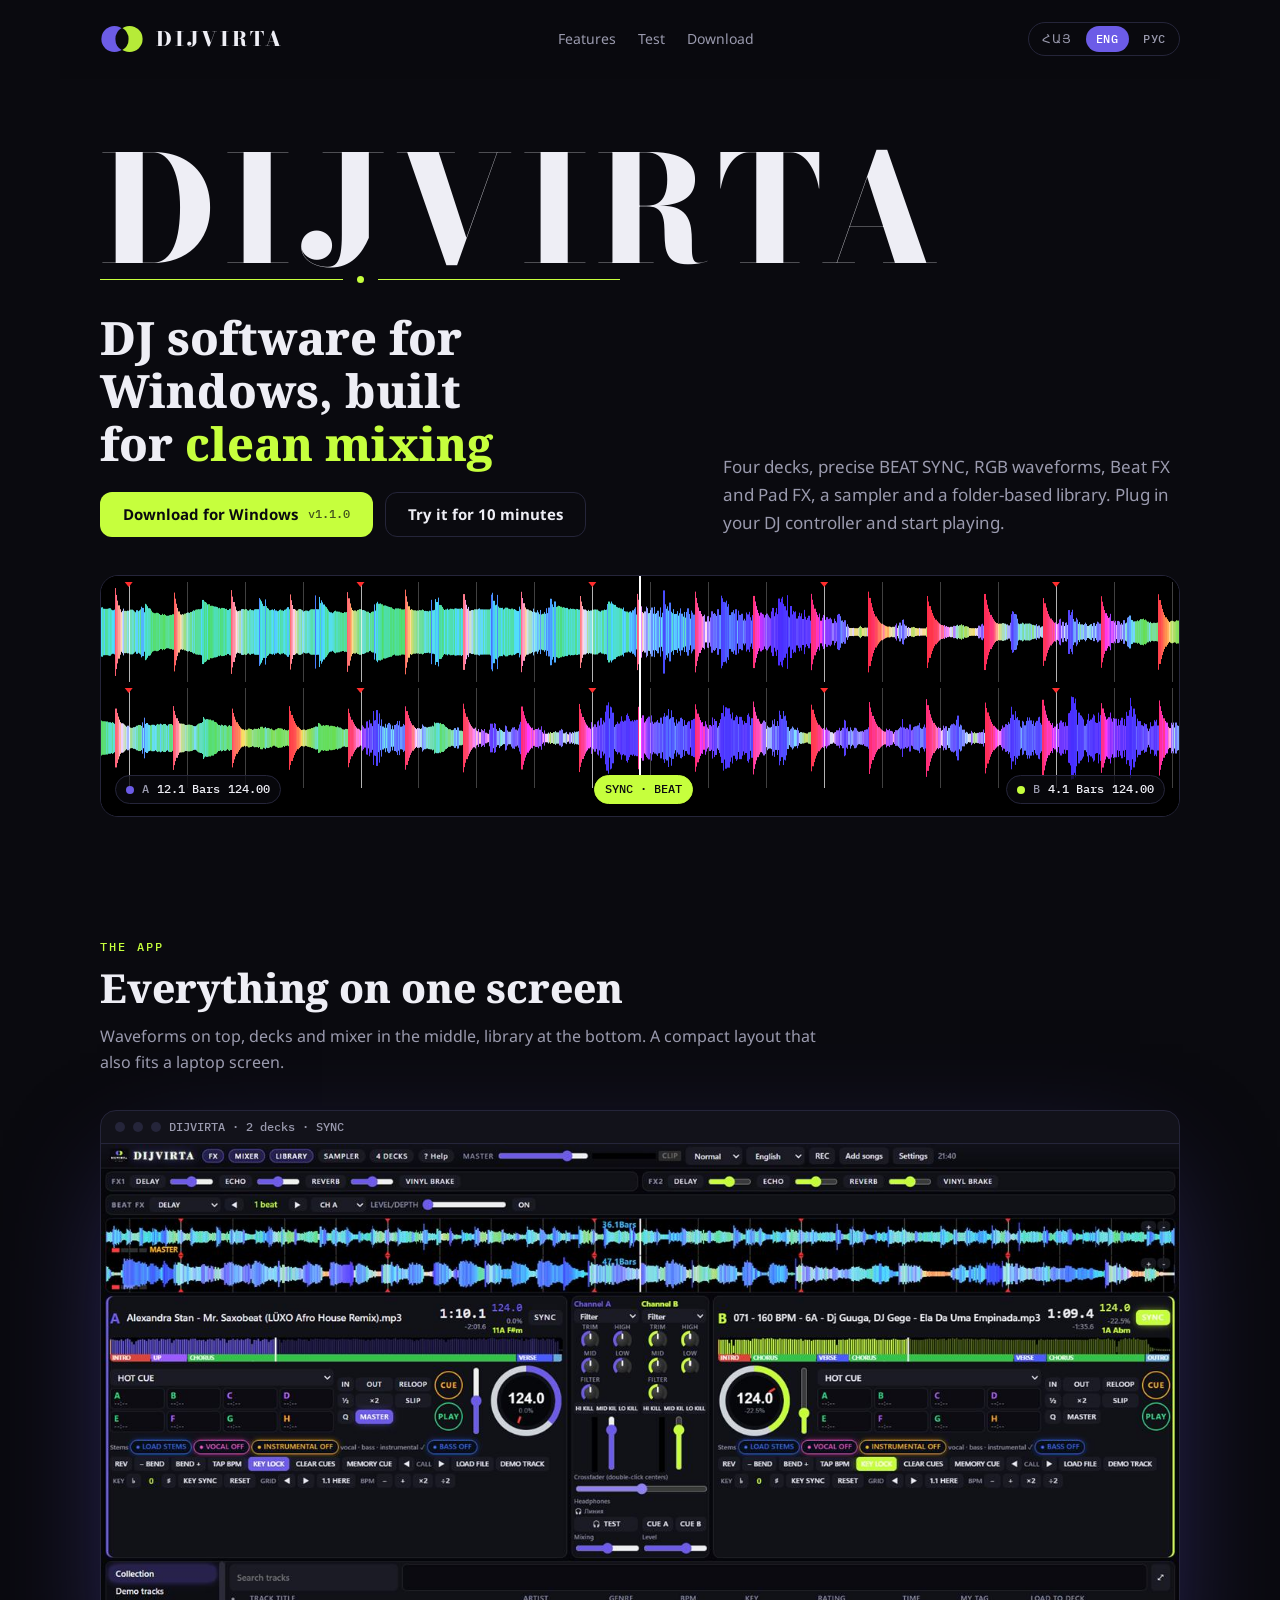
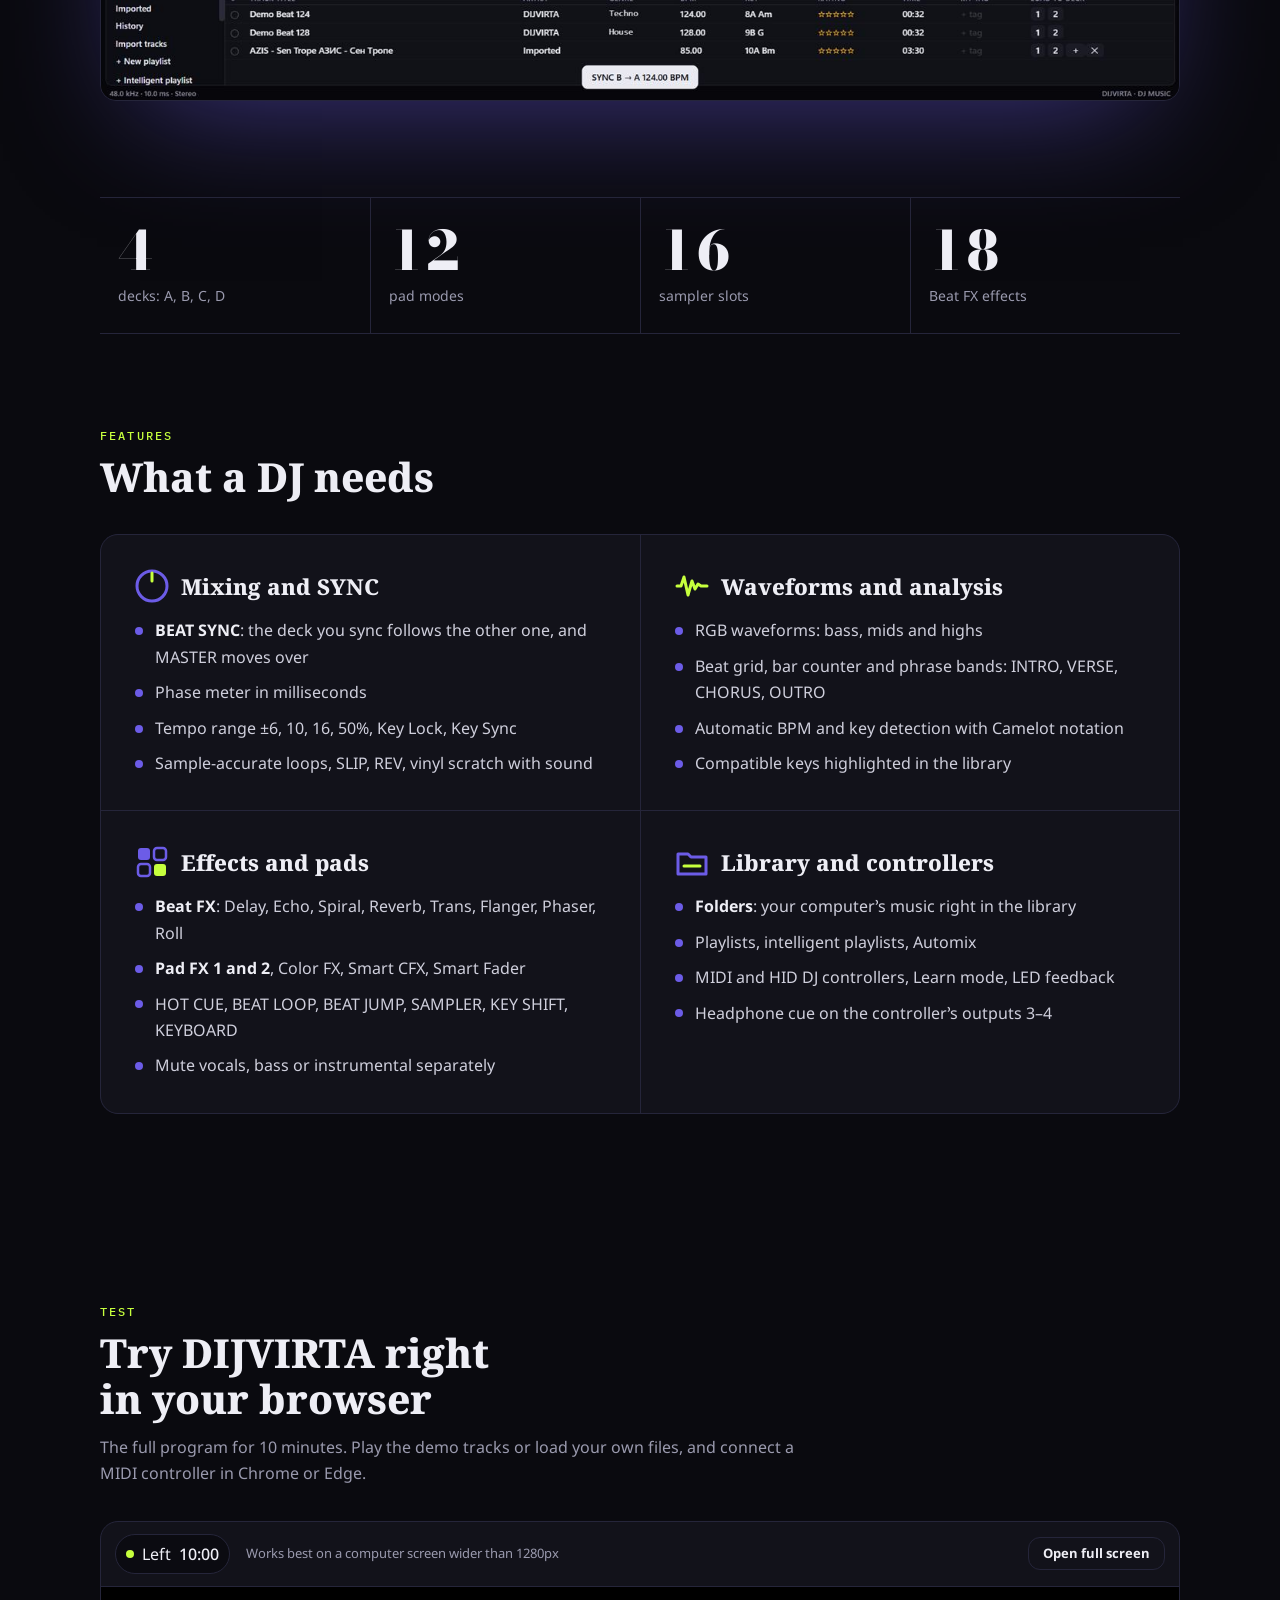
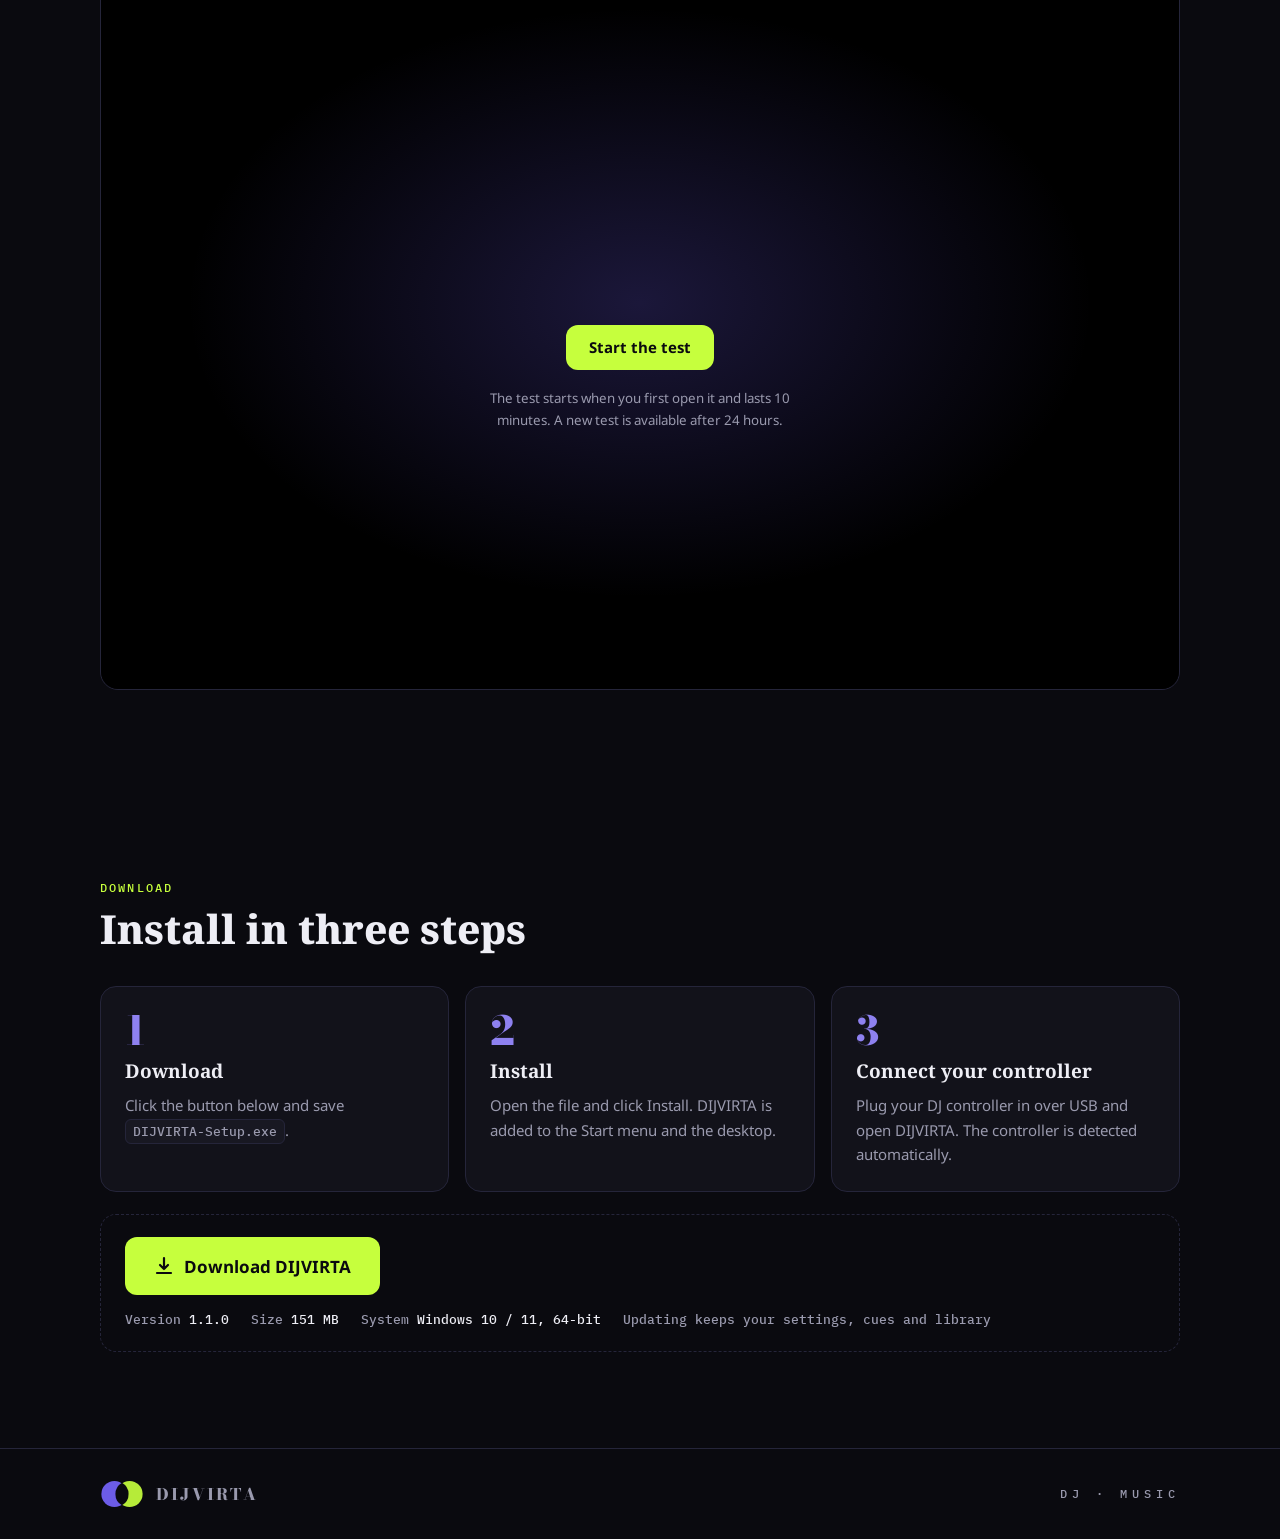
<file: index.html>
<!doctype html>
<html lang="hy">
<head>
<meta charset="utf-8">
<meta name="viewport" content="width=device-width,initial-scale=1,viewport-fit=cover">
<title>DIJVIRTA</title>
<meta name="description" content="DIJVIRTA — DJ software for Windows: 4 decks, BEAT SYNC, RGB waveforms, Beat FX and DJ controller support.">
<link rel="icon" href="app/dijvirta_logo.svg" type="image/svg+xml">
<link rel="preconnect" href="https://fonts.googleapis.com">
<link rel="preconnect" href="https://fonts.gstatic.com" crossorigin>
<link rel="stylesheet" href="https://fonts.googleapis.com/css2?family=Bodoni+Moda:opsz,wght@6..96,600;6..96,800&family=Noto+Serif+Armenian:wght@600;800&family=Noto+Sans+Armenian:wght@400;500;700&family=Noto+Serif:wght@600;800&family=Noto+Sans:wght@400;500;700&family=IBM+Plex+Mono:wght@500&display=swap">
<link rel="stylesheet" href="site.css">
</head>
<body>
<svg width="0" height="0" style="position:absolute" aria-hidden="true">
  <defs>
    <symbol id="logo" viewBox="126 56 128 84">
      <circle cx="168" cy="98" r="38" fill="#6C5CE7"/>
      <circle cx="212" cy="98" r="38" fill="#C6FF3D" fill-opacity=".92"/>
      <path d="M190 65 A38 38 0 0 1 190 131 A38 38 0 0 1 190 65 Z" fill="#0A0A0F"/>
    </symbol>
  </defs>
</svg>

<header class="wrap top">
  <a class="mark" href="#top" aria-label="DIJVIRTA"><svg><use href="#logo"/></svg><b>DIJVIRTA</b></a>
  <nav aria-label="Menu">
    <a href="#features" data-i="nav_feat">Հնարավորություններ</a>
    <a href="#test" data-i="nav_test">Թեստ</a>
    <a href="#download" data-i="nav_dl">Ներբեռնել</a>
  </nav>
  <div class="langs" role="group" aria-label="Language">
    <button type="button" data-lang="hy">ՀԱՅ</button>
    <button type="button" data-lang="en">ENG</button>
    <button type="button" data-lang="ru">РУС</button>
  </div>
</header>

<main id="top">
  <div class="wrap hero">
    <div>
      <p class="word">DIJVIRTA</p>
      <div class="rule" aria-hidden="true"><i></i><s></s><i></i></div>
    </div>
    <div class="lede">
      <div>
        <h1 data-i="h1" data-html>DJ ծրագիր Windows-ի համար՝ <em>մաքուր միքսի</em> համար</h1>
        <div class="cta">
          <a class="btn primary dl-link" href="#download"><span data-i="cta_dl">Ներբեռնել Windows-ի համար</span> <small>v1.1.0</small></a>
          <a class="btn ghost" href="#test" data-i="cta_test">Փորձել 10 րոպե</a>
        </div>
      </div>
      <p data-i="lede">Չորս դեկ, ճշգրիտ BEAT SYNC, RGB ալիքներ, Beat FX ու Pad FX, sampler և պանակներով գրադարան։ Միացրու քո DJ պուլտը ու սկսիր նվագել։</p>
    </div>
    <div class="stage" aria-hidden="true">
      <canvas id="wave"></canvas>
      <div class="hud">
        <span class="pill"><span class="dot" style="background:var(--violet)"></span>A <b id="hudA">12.1 Bars</b> <b>124.00</b></span>
        <span class="pill sync">SYNC · BEAT</span>
        <span class="pill"><span class="dot" style="background:var(--lime)"></span>B <b id="hudB">4.1 Bars</b> <b>124.00</b></span>
      </div>
    </div>
  </div>

  <section class="wrap" aria-labelledby="look">
    <div class="sh">
      <span class="eyebrow" data-i="look_k">Ծրագիրը</span>
      <h2 id="look" data-i="look_h">Ամեն ինչ մեկ էկրանին</h2>
      <p data-i="look_p">Ալիքները վերևում, դեկերն ու միքսերը մեջտեղում, գրադարանը ներքևում։ Կոմպակտ դասավորություն, որ աշխատի նաև նոութբուքի էկրանին։</p>
    </div>
    <figure class="shot">
      <div class="bar"><i></i><i></i><i></i><span>DIJVIRTA · 2 decks · SYNC</span></div>
      <img src="shot.jpg" alt="DIJVIRTA" width="1400" height="723" loading="lazy">
    </figure>
  </section>

  <div class="wrap">
    <div class="nums">
      <div><b>4</b><span data-i="n1">դեկ՝ A, B, C, D</span></div>
      <div><b>12</b><span data-i="n2">pad ռեժիմ</span></div>
      <div><b>16</b><span data-i="n3">sampler սլոտ</span></div>
      <div><b>18</b><span data-i="n4">Beat FX էֆեկտ</span></div>
    </div>
  </div>

  <section class="wrap" id="features" aria-labelledby="fh">
    <div class="sh">
      <span class="eyebrow" data-i="f_k">Հնարավորություններ</span>
      <h2 id="fh" data-i="f_h">Այն, ինչ պետք է DJ-ին</h2>
    </div>
    <div class="feat">
      <article>
        <h3><svg class="ic" viewBox="0 0 34 34" aria-hidden="true"><circle cx="17" cy="17" r="15" fill="none" stroke="#6C5CE7" stroke-width="3"/><path d="M17 4v8" stroke="#C6FF3D" stroke-width="3" stroke-linecap="round"/></svg><span data-i="f1">Միքս ու SYNC</span></h3>
        <ul data-i="f1l" data-list></ul>
      </article>
      <article>
        <h3><svg class="ic" viewBox="0 0 34 34" aria-hidden="true"><path d="M2 17h4l3-9 4 18 4-14 3 8 3-5 3 2h6" fill="none" stroke="#C6FF3D" stroke-width="3" stroke-linejoin="round" stroke-linecap="round"/></svg><span data-i="f2">Ալիքներ ու վերլուծություն</span></h3>
        <ul data-i="f2l" data-list></ul>
      </article>
      <article>
        <h3><svg class="ic" viewBox="0 0 34 34" aria-hidden="true"><rect x="3" y="3" width="12" height="12" rx="3" fill="#6C5CE7"/><rect x="19" y="3" width="12" height="12" rx="3" fill="none" stroke="#6C5CE7" stroke-width="2.5"/><rect x="3" y="19" width="12" height="12" rx="3" fill="none" stroke="#6C5CE7" stroke-width="2.5"/><rect x="19" y="19" width="12" height="12" rx="3" fill="#C6FF3D"/></svg><span data-i="f3">Էֆեկտներ ու պադեր</span></h3>
        <ul data-i="f3l" data-list></ul>
      </article>
      <article>
        <h3><svg class="ic" viewBox="0 0 34 34" aria-hidden="true"><path d="M3 9h10l3 3h15v17H3z" fill="none" stroke="#6C5CE7" stroke-width="3" stroke-linejoin="round"/><path d="M9 21h16" stroke="#C6FF3D" stroke-width="3" stroke-linecap="round"/></svg><span data-i="f4">Գրադարան ու պուլտ</span></h3>
        <ul data-i="f4l" data-list></ul>
      </article>
    </div>
  </section>

  <section class="wrap" id="test" aria-labelledby="th">
    <div class="sh">
      <span class="eyebrow" data-i="t_k">Թեստ</span>
      <h2 id="th" data-i="t_h">Փորձիր DIJVIRTA-ն հենց բրաուզերում</h2>
      <p data-i="t_p">Ամբողջական ծրագիրը 10 րոպեով։ Նվագիր դեմո երգերը կամ բեռնիր քո ֆայլերը, միացրու MIDI պուլտը Chrome-ում կամ Edge-ում։</p>
    </div>
    <div class="testbox">
      <div class="testbar">
        <span class="pill"><span class="dot" style="background:var(--lime)"></span><span data-i="t_left">Մնաց</span> <b id="tLeft">10:00</b></span>
        <span class="tnote" data-i="t_note">Լավագույնը համակարգչի էկրանին՝ 1280px-ից լայն</span>
        <a class="btn ghost small" id="tFull" href="app/" target="_blank" rel="noopener" data-i="t_full">Բացել ամբողջ էկրանով</a>
      </div>
      <div class="testview" id="tView">
        <div class="tstart">
          <svg viewBox="126 56 128 84" width="96" height="63" aria-hidden="true"><use href="#logo"/></svg>
          <button type="button" class="btn primary" id="tGo" data-i="t_go">Սկսել թեստը</button>
          <small data-i="t_info">Թեստը սկսվում է առաջին բացելուց և տևում է 10 րոպե։ Նոր թեստ՝ 24 ժամից։</small>
        </div>
      </div>
    </div>
  </section>

  <section class="wrap" id="download" aria-labelledby="ih">
    <div class="sh">
      <span class="eyebrow" data-i="d_k">Ներբեռնել</span>
      <h2 id="ih" data-i="d_h">Տեղադրիր երեք քայլով</h2>
    </div>
    <ol class="steps">
      <li><h3 data-i="s1">Ներբեռնիր</h3><p data-i="s1p" data-html>Սեղմիր ներքևի կոճակը և պահիր <span class="kbd">DIJVIRTA-Setup.exe</span> ֆայլը։</p></li>
      <li><h3 data-i="s2">Տեղադրիր</h3><p data-i="s2p">Բացիր ֆայլը և սեղմիր Install։ Ծրագիրը կավելանա Start մենյու և աշխատասեղան։</p></li>
      <li><h3 data-i="s3">Միացրու պուլտը</h3><p data-i="s3p">Միացրու DJ պուլտը USB-ով և բացիր DIJVIRTA-ն։ Պուլտը կճանաչվի ինքնաշխատ։</p></li>
    </ol>
    <div class="dl">
      <a class="btn primary big dl-link" href="https://github.com/xorimastmulter-png/dijvirta/releases/latest/download/DIJVIRTA-Setup.exe"><svg width="20" height="20" viewBox="0 0 20 20" aria-hidden="true"><path d="M10 2v11m0 0-4-4m4 4 4-4M3 17h14" fill="none" stroke="currentColor" stroke-width="2.2" stroke-linecap="round" stroke-linejoin="round"/></svg><span data-i="d_btn">Ներբեռնել DIJVIRTA</span></a>
      <div class="meta">
        <span><span data-i="m_v">Տարբերակ</span> <b>1.1.0</b></span>
        <span><span data-i="m_s">Չափ</span> <b>151 MB</b></span>
        <span><span data-i="m_o">Համակարգ</span> <b>Windows 10 / 11, 64-bit</b></span>
        <span data-i="m_k">Թարմացնելիս կարգավորումները, cue-երը և գրադարանը պահպանվում են</span>
      </div>
    </div>
  </section>
</main>

<footer>
  <div class="wrap">
    <a class="mark" href="#top" aria-label="DIJVIRTA"><svg><use href="#logo"/></svg><b>DIJVIRTA</b></a>
    <span class="tag">DJ · MUSIC</span>
  </div>
</footer>
<script src="site.js"></script>
</body>
</html>
</file>
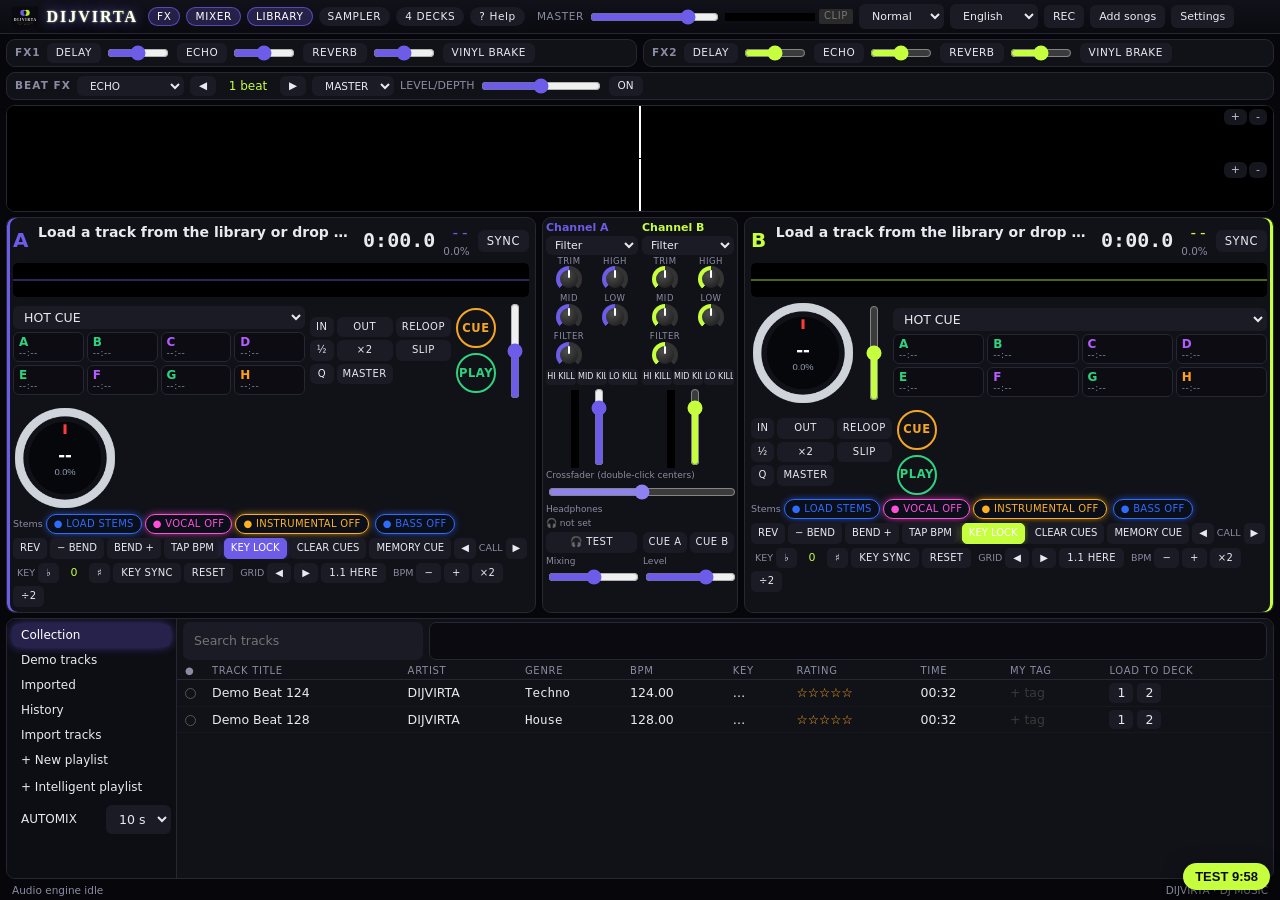
<file: app/index.html>
<!doctype html>
<html lang="en"><head><meta charset="utf-8">
<style>html,body{background:#05080f;color:#dedede}.midirow{display:flex;align-items:center;gap:6px;margin:4px 0;font-size:12px}.midirow span{flex:1}.midirow small{color:var(--mu);min-width:78px;text-align:right}.midirow button{padding:3px 7px}#midiList{max-height:260px;overflow:auto;border:1px solid var(--ln);border-radius:6px;padding:4px 6px;margin-top:4px}
.zrow{position:relative}.zoomctl{position:absolute;top:3px;right:6px;display:flex;gap:2px;z-index:2}.zoomctl button{padding:1px 7px;font-size:12px;opacity:.85}
</style>
<meta name="viewport" content="width=device-width, initial-scale=1, viewport-fit=cover">
<title>DIJVIRTA</title>
<style>
:root{color-scheme:dark;--C:#FF6FB5;--D:#3DD6FF;--bg:#000;--p:#141414;--p2:#242424;--ln:#353535;--tx:#dedede;--mu:#8c8c8c;--A:#6C5CE7;--B:#C6FF3D;box-sizing:border-box;padding-top:env(safe-area-inset-top,0px);padding-bottom:env(safe-area-inset-bottom,0px)}
html{scroll-padding-top:env(safe-area-inset-top,0px)}*{box-sizing:border-box}[hidden]{display:none!important}
body{margin:0;background:var(--bg);color:var(--tx);font:500 13px/1.25 "Barlow Semi Condensed",system-ui,sans-serif}
button,select,input[type=search]{font:inherit;color:var(--tx);background:var(--p2);border:1px solid var(--ln);border-radius:3px;padding:5px 8px;cursor:pointer;touch-action:manipulation}
button:hover{border-color:var(--c,var(--A))}button.on{background:var(--c,var(--A));border-color:var(--c,var(--A));color:#fff}
:focus-visible{outline:2px solid #6C5CE7;outline-offset:1px}
.bar{display:flex;align-items:center;gap:12px;flex-wrap:wrap;background:#1c1c1c;padding:5px 10px}
.logo{font-size:20px;color:#6C5CE7;font-weight:700}.mode{color:var(--tx)}.bar label{display:flex;align-items:center;gap:4px}.sp{flex:1}
.mmeter{display:block;width:90px;height:8px;background:#000}#mm{display:block;height:100%;width:0;background:linear-gradient(90deg,#2fd27f,#ffd23f,#ff4d4d)}#clock{color:var(--mu)}
.fxrow{display:grid;grid-template-columns:1fr 1fr;gap:2px;background:#0d0d0d}
.fxu{display:flex;align-items:center;gap:10px;flex-wrap:wrap;padding:4px 8px}.fxu>b{color:var(--mu)}#fA{--c:var(--A)}#fB{--c:var(--B)}
.fxe{display:flex;align-items:center;gap:4px}.fxe input{width:70px}
.wfs{display:grid;gap:2px;background:#000}.wfs canvas{width:100%;height:72px;background:#000;display:block}
.rig{display:grid;grid-template-columns:1fr auto 1fr;gap:2px;margin-top:2px}
.deck{background:var(--p);padding:8px;display:flex;flex-direction:column;gap:8px;min-width:0}
#dA,#cA{--c:var(--A)}#dB,#cB{--c:var(--B)}#dC,#cC,#fC{--c:var(--C)}#dD,#cD,#fD{--c:var(--D)}
.dh{display:flex;align-items:center;gap:10px}.num{font-size:26px;color:var(--mu)}.ti{flex:1;min-width:0}
.ti b{display:block;font-size:17px;white-space:nowrap;overflow:hidden;text-overflow:ellipsis}small{color:var(--mu)}
.tm{display:flex;flex-direction:column;align-items:flex-end}.time{font-size:26px;font-weight:700;font-variant-numeric:tabular-nums}.bpm{font-size:20px;color:var(--c)}.bk{text-align:right}
.deck>canvas{width:100%;height:44px;background:#000;display:block;cursor:pointer;touch-action:none}
.dm{display:flex;gap:8px;flex-wrap:wrap;align-items:center}
.pnl{flex:1 1 250px;display:flex;flex-direction:column;gap:4px}
.pads{display:grid;grid-template-columns:repeat(4,1fr);gap:4px}.jump{grid-template-columns:1fr 1fr}
.pads button{height:40px;text-align:left;background:#000;border:2px solid var(--ln);line-height:1.1;padding:3px 6px}
.pads button b{display:block;color:var(--pc)}.pads button span{color:var(--mu)}
.pads button.on{border-color:var(--pc);box-shadow:inset 0 0 8px var(--pc)}
.pads [data-b].on{background:var(--c)}
.jump div{display:flex;gap:2px}.jump div button{height:26px;padding:0 6px;flex:0 0 auto}.jump div span{flex:1;text-align:center;line-height:26px}
.mid{display:grid;grid-template-columns:repeat(3,auto);gap:4px}
.tr{display:flex;flex-direction:column;gap:8px}
.round{width:52px;height:52px;border-radius:50%!important;border:3px solid #f5a623!important;color:#f5a623;background:transparent;font-weight:700;font-size:12px;padding:0}
.round[data-k=play]{border-color:#2fd27f!important;color:#2fd27f}.round.on{background:#2fd27f!important;color:#000!important}
.jog{width:150px;height:150px;touch-action:none;cursor:grab}
input.vert{writing-mode:vertical-lr;direction:rtl;height:130px;width:24px}
input[type=range]{accent-color:var(--c,#6C5CE7);min-width:0}
.row{display:flex;gap:4px;flex-wrap:wrap;align-items:center}
.mixer{display:flex;flex-direction:column;gap:6px;background:#0d0d0d;padding:6px;width:230px}
.strips{display:grid;grid-template-columns:1fr 1fr;gap:6px}
.ch{display:flex;flex-direction:column;gap:3px}.ch>b{color:var(--c)}.ch label{display:grid;font-size:11px;color:var(--mu)}
.kills{display:flex;flex-direction:column;gap:3px}.kills button{padding:3px;font-size:11px}
.fd{display:flex;gap:6px;justify-content:center;align-items:flex-end}
.meter{display:flex;align-items:flex-end;width:8px;height:130px;background:#000}.meter u{display:block;width:100%;height:0;background:linear-gradient(0deg,#2fd27f,#ffd23f,#ff4d4d)}
.xfbox{display:flex;flex-direction:column;gap:4px}.xfbox input{width:100%;accent-color:#6C5CE7}
.lib{display:grid;grid-template-columns:190px 1fr;height:250px;margin-top:2px;background:#000}
.lib aside{display:flex;flex-direction:column;gap:2px;padding:6px;background:var(--p);border-right:1px solid var(--ln)}.lib aside button{text-align:left;border:0;background:transparent}.lib aside button.on{background:#0b3a8a}
.tbl{overflow:auto}.srch{padding:6px;position:sticky;top:0;background:#000}.srch input{width:100%}
table{width:100%;border-collapse:collapse}th{text-align:left;color:var(--mu);font-weight:500;padding:4px 8px;border-bottom:1px solid var(--ln)}
td{padding:4px 8px;border-bottom:1px solid #1a1a1a}td button{padding:1px 7px}tr.sel{background:#0b3a8a}.st i{cursor:pointer;font-style:normal;color:#ffb020}
@media(max-width:1000px){.rig,.fxrow{grid-template-columns:1fr}.mixer{width:auto}.lib{grid-template-columns:1fr;height:auto}}
dialog{background:var(--p);color:var(--tx);border:1px solid var(--ln);border-radius:8px;max-width:440px;width:calc(100% - 24px)}dialog::backdrop{background:rgba(0,0,0,.6)}
.set{display:grid;grid-template-columns:1fr auto;gap:10px;align-items:center;margin:8px 0}
#toast{position:fixed;left:50%;bottom:calc(16px + env(safe-area-inset-bottom,0px));transform:translateX(-50%);background:var(--tx);color:var(--bg);padding:9px 14px;border-radius:6px;opacity:0;transition:opacity .2s;pointer-events:none;z-index:9}#toast.show{opacity:1}

[data-view=min] #fx,[data-view=min] #lib,[data-view=min] .deck>canvas[data-k=wf],[data-view=min] .pnl,[data-view=min] .mid,[data-view=min] [data-k=bm],[data-view=min] [data-k=bp],[data-view=min] [data-k=tap],[data-view=min] [data-k=kl],[data-view=min] [data-k=clr],[data-view=min] .kills,[data-view=min] .ch select{display:none}
[data-view=min] .wfs canvas{height:100px}[data-view=min] .jog{width:190px;height:190px}[data-view=min] .round{width:66px;height:66px}[data-view=min] .deck{align-items:center}[data-view=min] .dh{width:100%}
[data-view=max] .wfs canvas{height:110px}[data-view=max] .deck>canvas{height:64px}[data-view=max] .lib{height:420px}[data-view=max] .jog{width:170px;height:170px}
[data-view=max] .pads[hidden]{display:grid!important}[data-view=max] [data-k=mode]{display:none}
.smp{display:flex;gap:6px;flex-wrap:wrap;align-items:center;padding:8px;background:var(--p);margin-top:2px}.smp button{min-width:78px;height:54px;border-color:#b45cff}.smp button.on{background:#b45cff}.smp audio{height:32px}#rec.on{background:#e11;border-color:#e11;color:#fff}
[data-view=min] #smp,[data-view=min] [data-k=mem],[data-view=min] [data-k=mprev],[data-view=min] [data-k=mnext]{display:none}
dialog{max-height:92vh;overflow:auto}.sec{color:var(--mu);margin:16px 0 0;font-weight:700}.hp{display:flex;flex-direction:column;gap:4px}.hp label{display:grid;font-size:11px;color:var(--mu)}
.deck,.mixer{background:linear-gradient(#121a2b,#0a0f1a);border:1px solid #1d2a47}
.deck button,.fxu button,.mixer button{text-transform:uppercase;font-size:11.5px;letter-spacing:.05em}
.fxu>b,.num{letter-spacing:.08em}.time,.bpm,td:nth-child(4){font-family:"Barlow Semi Condensed",ui-monospace,monospace}
.ch label{align-items:center;text-align:center;gap:2px;letter-spacing:.06em;text-transform:uppercase;font-size:10px}.ch label{display:flex;flex-direction:column}
.ch{display:grid;grid-template-columns:1fr 1fr;gap:6px 2px}.ch>b,.ch>select,.ch>.kills,.ch>.fd{grid-column:1/-1}.ch>.kills{flex-direction:row}
.knob{width:40px;height:40px;border-radius:50%;background:conic-gradient(from -135deg,var(--c) var(--p,0deg),#333 var(--p,0deg) 270deg,transparent 270deg);position:relative;cursor:ns-resize;touch-action:none}
.knob::before{content:"";position:absolute;inset:5px;border-radius:50%;background:radial-gradient(circle at 35% 30%,#4d4d4d,#161616)}
.knob::after{content:"";position:absolute;left:calc(50% - 1.5px);top:7px;width:3px;height:12px;border-radius:2px;background:#fff;transform-origin:50% 13px;transform:rotate(var(--a,0deg))}
.foot{display:flex;gap:16px;padding:4px 10px;background:#000;color:var(--mu);font-size:12px;margin-top:2px}.sp{flex:1}
#clip{font-style:normal;font-size:10px;padding:1px 5px;border-radius:2px;background:#2a2a2a;color:#777}#clip.on{background:#e11;color:#fff}
.pads button.on{box-shadow:inset 0 0 10px var(--pc),0 0 6px var(--pc)}
.bar{gap:8px}.bar select,.bar button{padding:4px 7px}.bar .mode:nth-of-type(2){display:none}@media(max-width:1300px){.bar #clock{display:none}}
@media(min-width:1001px){.dm{flex-wrap:nowrap}.pnl{flex:1 1 200px;min-width:0}.jog{flex:0 0 150px}#dA [data-k=pitch]{order:4}#dA .jog{order:5}#dB .jog{order:-2}#dB [data-k=pitch]{order:-1}.pads button{height:36px;padding:2px 5px}}
.pads button span{font-size:10px;white-space:nowrap}.pads button b{font-size:12px}
.lg{height:34px;width:auto;border-radius:6px}.lg2{display:block;margin:0 auto 8px;width:170px;border-radius:12px}.stems button.on{background:#c62828;border-color:#c62828}
@media(min-width:1001px){.dm{gap:6px}.pnl{flex:1 1 180px}.jog{flex:0 0 124px;width:124px;height:124px}.mid button{padding:4px 5px;font-size:10.5px}.round{width:46px;height:46px}}
@media(min-width:1001px) and (max-width:1300px){.dm{flex-wrap:wrap}.pnl{flex:1 1 240px}}
.logo{color:#fff;font-family:Didot,'Bodoni MT',Georgia,serif;letter-spacing:2px;text-shadow:0 0 12px #6C5CE7,0 0 2px #C6FF3D}
.stems button{--sc:var(--sb,#2f6bff);border-color:var(--sc);color:var(--sc);background:#0a0f1a}.stems button[data-st=vocal]{--sc:var(--sv,#ff4fd8)}.stems button[data-st=inst]{--sc:var(--si,#ffb020)}
.stems button::before{content:"● "}.stems button:not(.on){box-shadow:0 0 8px -2px var(--sc)}
.stems button.on{background:#141414;color:#666;border-color:#3a3a3a;text-decoration:line-through;box-shadow:none}
.bar{background:linear-gradient(#0f1626,#070b14)}.wfs{border-bottom:1px solid #1d2a47}
@media(max-width:600px){
.bar{gap:6px;padding:5px 8px}.bar label{font-size:12px}.bar select,.bar button{font-size:12px}.bar .mode{display:none}.logo{font-size:17px}
.fxrow{grid-template-columns:1fr}.fxu{flex-wrap:nowrap;overflow-x:auto;padding:4px 6px}.fxe input{width:54px}.fxu button{white-space:nowrap}
.dh{flex-wrap:wrap;gap:4px 10px}.ti{flex:1 1 100%;order:-1}.ti b{font-size:16px}.num{display:none}
.stems{flex-wrap:nowrap;overflow-x:auto}.stems button{padding:5px 7px;font-size:10px;white-space:nowrap}
.wfs canvas{height:56px}.pads button{height:38px}}
.mixer{width:196px;padding:4px;gap:4px}.strips{gap:4px}.ch{gap:2px 0}.ch label{font-size:9px}
.knob{width:30px;height:30px}.knob::before{inset:4px}.knob::after{top:5px;height:9px;width:2.5px;left:calc(50% - 1.25px);transform-origin:50% 10px}
.ch select{padding:2px 4px;font-size:11px}.kills{gap:2px}.kills button{padding:2px 1px;font-size:9px;letter-spacing:0}
input.vert{height:90px}.meter{height:90px}.hp label,.xfbox small,.hp small{font-size:9px}.hp{gap:2px}.hp .row button{padding:3px 4px}.mixer>.xfbox{gap:1px}
@media(max-width:1000px){.mixer{width:auto}}
body.helping,body.helping button,body.helping input,body.helping canvas,body.helping .knob{cursor:help!important}body.helping .deck,body.helping .mixer{outline:1px dashed #6C5CE788}#toast{max-width:92vw;text-align:center}
/* Compact desktop layout: everything fits in the window, only the track list scrolls */
@media(min-width:1001px){
html,body{height:100%}
body{display:flex;flex-direction:column}
body>*{flex:none}
.lib{flex:1 1 0;height:auto!important;min-height:90px}
.lib aside,.tbl{min-height:0;overflow:auto}
.bar{padding:3px 8px;gap:6px;row-gap:2px}.lg{height:26px}.logo{font-size:17px}
.fxu{padding:2px 8px;gap:6px}.fxu button{padding:3px 6px}
.wfs canvas{height:52px}.zoomctl button{padding:0 6px;font-size:11px}
.deck{padding:5px 6px;gap:4px}
.dh{gap:8px}.num{font-size:20px}.ti b{font-size:14px}.time{font-size:20px}.bpm{font-size:16px}.dh button{padding:3px 8px}
.deck>canvas{height:26px}
.dm{gap:5px}.pnl{gap:3px}.pnl select{padding:2px 6px}
.pads{gap:3px}.pads button{height:30px;padding:1px 5px}.pads button span{font-size:9px}
.jump div button{height:22px}.jump div span{line-height:22px}
.mid{gap:3px}.mid button{padding:3px 5px}
.tr{gap:5px}.round{width:40px;height:40px;font-size:10.5px;border-width:2px!important}
.jog{flex:0 0 104px;width:104px;height:104px}
input.vert{height:96px}
.row{gap:3px}.deck .row button{padding:3px 6px;font-size:10.5px}.deck .row small{font-size:10px}
.mixer{gap:2px;padding:3px}.ch{gap:1px 0}.ch>b{font-size:12px}.knob{width:26px;height:26px}.knob::after{top:4px;height:8px;transform-origin:50% 9px}
.kills button{padding:1px}.meter,.mixer input.vert{height:78px}
.xfbox,.hp{gap:1px}.hp .row button{padding:2px 4px}
.foot{padding:2px 10px;font-size:11px}
td,th{padding:2px 8px}.srch{padding:3px 6px}.lib aside{padding:3px;gap:1px}.lib aside button{padding:3px 8px}
.ch>.kills{display:grid;grid-template-columns:repeat(3,1fr);gap:1px}.kills button{font-size:8px;padding:2px 0;white-space:nowrap;overflow:hidden}
.ch>select{padding:1px 4px}.ch label{font-size:8.5px;gap:0}
.hp{display:grid;grid-template-columns:auto 1fr 1fr;align-items:center;gap:0 4px}.hp>small{grid-column:1/-1}.hp .row{flex-wrap:nowrap}.hp label{min-width:0}
.xfbox small,.hp small{font-size:9px}
}
@media(min-width:1001px) and (min-height:660px){html,body{overflow:hidden}}
/* 4-deck layout: A B on top, C D below, mixer (C A B D) in the middle spanning both rows */
[data-decks="4"] .rig{grid-template-rows:auto auto}
[data-decks="4"] #dA{grid-area:1/1}[data-decks="4"] #dB{grid-area:1/3}[data-decks="4"] #dC{grid-area:2/1}[data-decks="4"] #dD{grid-area:2/3}[data-decks="4"] #mixer{grid-area:1/2/3/3}
[data-decks="4"] .strips{grid-template-columns:repeat(4,1fr)}[data-decks="4"] .mixer{width:300px}
[data-decks="4"] .ch select{font-size:9px;padding:1px 2px}[data-decks="4"] .kills button{font-size:7px}
@media(min-width:1001px){
[data-decks="4"] .wfs canvas{height:30px}[data-decks="4"] .deck{padding:3px 5px;gap:3px}[data-decks="4"] .deck>canvas{height:16px}
[data-decks="4"] .dh .num{font-size:16px}[data-decks="4"] .ti b{font-size:12px}[data-decks="4"] .time{font-size:16px}[data-decks="4"] .bpm{font-size:13px}[data-decks="4"] .dh button{padding:2px 6px}
[data-decks="4"] .pads button{height:24px}[data-decks="4"] .pads button span{display:none}[data-decks="4"] .pnl select{font-size:10px}
[data-decks="4"] .jog{flex:0 0 78px;width:78px;height:78px}[data-decks="4"] .round{width:32px;height:32px;font-size:9px}[data-decks="4"] .tr{gap:3px}
[data-decks="4"] input.vert{height:74px}[data-decks="4"] .mid button{padding:2px 4px;font-size:9.5px}
[data-decks="4"] .deck .row{flex-wrap:nowrap;overflow-x:auto;scrollbar-width:thin}[data-decks="4"] .deck .row button{padding:2px 5px;font-size:9.5px;white-space:nowrap}
[data-decks="4"] .fxu{padding:1px 8px}[data-decks="4"] .fxu button{padding:2px 5px;font-size:10px}
}
.lay{display:none}[data-decks="4"] .lay{display:inline-block}.lay.on{background:var(--C);border-color:var(--C)}
[data-decks="4"] .deck.ctl{outline:2px solid var(--c);outline-offset:-2px}
@media(min-width:1001px) and (max-height:659px){.lib{flex:none;height:260px!important}}
</style><script>try{const l=new URLSearchParams(location.search).get('lang');if(l){const k='boothline',s=JSON.parse(localStorage.getItem(k)||'{}');s.lang=l==='en'?'en':l;localStorage.setItem(k,JSON.stringify(s))}}catch(e){}</script>
<script>
window.addEventListener('error',function(e){var d=document.getElementById('errbox');if(!d){d=document.createElement('div');d.id='errbox';d.style.cssText='position:fixed;left:0;right:0;top:0;z-index:99;background:#b00020;color:#fff;font:13px/1.3 sans-serif;padding:8px 10px;white-space:pre-wrap';(document.body||document.documentElement).appendChild(d)}d.textContent+='Error: '+e.message+' (line '+e.lineno+')\n'});
</script>
<noscript>DIJVIRTA needs JavaScript. Open this file in Chrome.</noscript>
</head><body>
<header class="bar"><img class="lg" data-logo alt="DIJVIRTA logo"><span class="logo">DIJVIRTA</span><span class="mode">PERFORMANCE</span><span class="mode">2Deck Horizontal</span>
<label><input type="checkbox" id="tFX" checked> FX</label><label><input type="checkbox" id="tMix" checked> MIXER</label><label><input type="checkbox" id="tLib" checked> LIBRARY</label><label><input type="checkbox" id="tSmp"> SAMPLER</label><label title="Show 4 decks (A B C D)"><input type="checkbox" id="t4"> 4 DECKS</label><button class="lay" id="layL" title="Controller left side: deck A or C">A↔C</button><button class="lay" id="layR" title="Controller right side: deck B or D">B↔D</button><label><input type="checkbox" id="help"> ? Help</label><span class="sp"></span>
<label>MASTER <input type="range" id="mv" min="0" max="100" value="80"><i class="mmeter"><u id="mm"></u></i><i id="clip" title="Clip">CLIP</i></label><select id="view" aria-label="Design"><option value="min">Minimal</option><option value="normal">Normal</option><option value="max">Maximal</option></select><select id="lang" aria-label="Language"><option value="en">English</option><option value="hy">Հայերեն</option><option value="ru">Русский</option><option value="es">Español</option></select><button id="rec">REC</button><button id="addSongs">Add songs</button><button id="setBtn">Settings</button><span id="clock"></span></header>
<section class="smp" id="recbox" hidden>Recorded mix <audio id="recA" controls></audio><a id="recL" download="dijvirta-mix.webm">Download</a></section>
<section class="fxrow" id="fx"><div class="fxu" id="fA"></div><div class="fxu" id="fB"></div></section>
<section class="wfs"><div class="zrow"><canvas id="zA"></canvas><div class="zoomctl"><button data-zoom="0:-1" title="Zoom in">+</button><button data-zoom="0:1" title="Zoom out">-</button></div></div><div class="zrow"><canvas id="zB"></canvas><div class="zoomctl"><button data-zoom="1:-1" title="Zoom in">+</button><button data-zoom="1:1" title="Zoom out">-</button></div></div></section>
<main class="rig"><section class="deck" id="dA"></section><section class="mixer" id="mixer"><div class="strips"><div class="ch" id="cA"></div><div class="ch" id="cB"></div></div><div class="xfbox"><small>Crossfader (double-click centers)</small><input type="range" id="xf" min="-100" max="100" value="0"></div><div class="hp"><small>Headphones</small><div class="row"><button data-cue="0">CUE A</button><button data-cue="1">CUE B</button></div><label>Mixing<input type="range" id="hmix" min="0" max="100" value="50"></label><label>Level<input type="range" id="hlv" min="0" max="100" value="70"></label></div></section><section class="deck" id="dB"></section></main>
<section class="smp" id="smp" hidden></section>
<section class="lib" id="lib"><aside><button data-f="all" class="on">Collection</button><button data-f="demo">Demo tracks</button><button data-f="imp">Imported</button><button onclick="$('#imp').click()">Import tracks</button><button id="newPl">+ New playlist</button><input type="file" id="imp" accept="audio/*" multiple hidden></aside>
<div class="tbl"><div class="srch"><input id="q" type="search" placeholder="Search tracks"></div><table><thead><tr><th data-sort="n" style="cursor:pointer">Track Title</th><th data-sort="a" style="cursor:pointer">Artist</th><th data-sort="g" style="cursor:pointer">Genre</th><th data-sort="bpm" style="cursor:pointer">BPM</th><th data-sort="r" style="cursor:pointer">Rating</th><th data-sort="dur" style="cursor:pointer">Time</th><th>Load to deck</th></tr></thead><tbody id="rows"></tbody></table></div></section>
<footer class="foot"><span id="st1">Audio engine idle</span><span id="st2"></span><span class="sp"></span><span>DIJVIRTA · DJ MUSIC</span></footer>
<dialog id="dlg"><img class="lg2" data-logo alt="DIJVIRTA logo"><h2 style="margin:0 0 6px">Settings</h2>
 <div class="set"><span>Pitch range</span><select data-s="range" data-n="1"><option>6</option><option>8</option><option>10</option><option>16</option><option>25</option><option>50</option></select></div>
 <div class="set"><span>Crossfader curve</span><select data-s="curve"><option value="smooth">Smooth</option><option value="blend">Blend</option><option value="cut">Sharp cut</option><option value="off">Off</option></select></div>
 <div class="set"><span>Time display</span><select data-s="time"><option value="elapsed">Elapsed</option><option value="remaining">Remaining</option></select></div>
 <div class="set"><span>Waveform style</span><select data-s="wf"><option value="bars">Bars</option><option value="line">Line</option></select></div>
 <div class="set"><span>Key lock on both decks</span><input type="checkbox" data-s="keylock"></div>
 <div class="set"><span>Snap cues and loops to beat</span><input type="checkbox" data-s="quant"></div>
 <div class="set"><span>Reset EQ when loading a track</span><input type="checkbox" data-s="resetEQ"></div>
 <div class="set"><span>Master limiter</span><input type="checkbox" data-s="limiter"></div>
 <div class="set"><span>Keyboard shortcuts</span><input type="checkbox" data-s="keys"></div>
<div class="sec">Audio</div>
 <div class="set"><span>Output device (sound card)</span><select data-s="out"><option value="">System default</option></select></div>
 <div class="set"><span>Headphones output</span><select data-s="hp"><option value="">Off</option></select></div>
 <div class="set"><span></span><button id="devBtn">Refresh devices</button></div>
 <div class="set"><span>Latency</span><select data-s="lat"><option value="interactive">Interactive (lowest delay)</option><option value="balanced">Balanced</option><option value="playback">Playback (smoothest)</option></select></div>
 <div class="set"><span>Sample rate</span><select data-s="sr"><option value="">Auto</option><option value="44100">44100 Hz</option><option value="48000">48000 Hz</option></select></div>
 <small>Latency and sample rate apply after reload.</small>
 <div class="set"><span>Mono output</span><input type="checkbox" data-s="mono"></div>
 <div class="set"><span>Limiter ceiling</span><select data-s="ceil" data-n="1"><option value="-1">-1 dB</option><option value="-4">-4 dB</option><option value="-8">-8 dB</option></select></div>
 <div class="sec">Deck</div>
 <div class="set"><span>Quantize beat value</span><select data-s="qv" data-n="1"><option value="1">1/1</option><option value="0.5">1/2</option><option value="0.25">1/4</option></select></div>
<div class="sec">MIDI (hardware controller)</div>
 <div class="set"><span id="midiStatus">Not connected</span><button id="midiConn">Connect MIDI device</button></div>
 <div class="set"><span id="hidStatus">HID controller: not connected (for controllers without MIDI, e.g. Traktor Kontrol)</span><button id="hidConn">Connect HID controller</button></div>
 <div class="set"><span>Pioneer DDJ-FLX4: load the ready-made mapping</span><button id="midiFlx4">Load DDJ-FLX4 preset</button></div>
 <div class="set"><span>Guided setup: it asks for each control one by one, you just press it on the controller</span><button id="midiWizStart">Start guided setup</button></div>
 <div id="midiWiz" hidden style="background:#0b2a55;border:1px solid #6C5CE7;border-radius:6px;padding:8px;margin:6px 0"><div id="midiWizT" style="font-size:14px;font-weight:700;margin-bottom:6px"></div><button id="midiWizSkip">Skip this control</button> <button id="midiWizStop">Stop</button></div>
 <small>Click Connect, allow the browser prompt, then click Learn next to a control and move the matching knob or button on your controller.</small>
 <small id="midiLast" style="display:block;margin:6px 0;color:#2fd27f">Last MIDI message: — (move a knob or press a button; if nothing appears here, the browser is not receiving the controller)</small>
 <div id="midiList"></div>
 <div class="sec">Analysis</div>
 <div class="set"><span>BPM analysis range</span><select data-s="bpmr"><option>70-180</option><option>60-140</option><option>80-200</option></select></div>
 <div class="sec">Effects</div>
 <div class="set"><span>Delay time (beats)</span><select data-s="dly" data-n="1"><option value="0.5">1/2</option><option value="0.75">3/4</option><option value="1">1</option></select></div>
 <div class="sec">Display</div>
 <div class="set"><span>Stem colors</span><select data-s="stemc"><option value="vivid">Vivid</option><option value="logo">Logo</option><option value="classic">Classic</option></select></div>
 <div class="set"><span>Waveform color</span><select data-s="wfc"><option value="blue">Blue</option><option value="rgb">RGB</option></select></div>
 <small>Keys: Q play A, A cue A, 1-4 hot cues A. P play B, L cue B, 7 8 9 0 hot cues B. Z, X, M move the crossfader left, center, right.</small>
 <div class="row" style="margin-top:12px"><button id="rst">Reset mixer</button><button id="cls">Close</button></div>
</dialog>
<div id="toast" role="status"></div>
<script>
const $=s=>document.querySelector(s);
const def={midi:{},stemc:'vivid',out:'',hp:'',lat:'interactive',sr:'',mono:false,ceil:-4,qv:1,bpmr:'70-180',dly:0.75,wfc:'blue',view:'normal',lang:['hy','ru','es'].includes((navigator.language||'').slice(0,2))?navigator.language.slice(0,2):'en',range:8,curve:'smooth',time:'elapsed',wf:'bars',keylock:true,quant:false,resetEQ:true,limiter:true,keys:true};
let S=Object.assign({},def);
try{Object.assign(S,JSON.parse(localStorage.getItem('boothline')||'{}'))}catch(e){}
const save=()=>{try{localStorage.setItem('boothline',JSON.stringify(S))}catch(e){}};
const PAL={vivid:['#2f6bff','#ff4fd8','#ffb020'],logo:['#6C5CE7','#35e0ff','#eaf2ff'],classic:['#ff3b3b','#2fd27f','#2f6bff']};
function applyPal(){const p=PAL[S.stemc]||PAL.vivid,r=document.documentElement.style;r.setProperty('--sb',p[0]);r.setProperty('--sv',p[1]);r.setProperty('--si',p[2])}
let clipT=0,ctx,master,lim,mAn,cueBus,mixCue,hpEl,D=[];
const fmt=t=>{t=Math.max(0,t||0);const m=Math.floor(t/60);return m+':'+(t%60).toFixed(1).padStart(4,'0')};
const PC=['#2fd27f','#2fd27f','#b45cff','#b45cff','#2fd27f','#b45cff','#2fd27f','#ff9f1c'];const fmt2=t=>{t=Math.floor(t);return String(Math.floor(t/60)).padStart(2,'0')+':'+String(t%60).padStart(2,'0')};let tt;const toast=m=>{const e=$('#toast');e.textContent=tr(m);e.classList.add('show');clearTimeout(tt);tt=setTimeout(()=>e.classList.remove('show'),Math.max(2400,m.length*60))};

function boot(){
 if(ctx){if(ctx.state==='suspended')ctx.resume();return}
 ctx=new(window.AudioContext||window.webkitAudioContext)(Object.assign({latencyHint:S.lat||'interactive'},+S.sr?{sampleRate:+S.sr}:{}));
 master=ctx.createGain();lim=ctx.createDynamicsCompressor();lim.knee.value=0;
 mAn=ctx.createAnalyser();mAn.fftSize=256;
 master.connect(lim);lim.connect(mAn);mAn.connect(ctx.destination);
 cueBus=ctx.createGain();mixCue=ctx.createGain();const cd=ctx.createMediaStreamDestination();cueBus.connect(cd);mixCue.connect(cueBus);mAn.connect(mixCue);hpEl=new Audio();hpEl.srcObject=cd.stream;
 applyMaster();D.forEach(d=>d.wire());applyAudio();applyHp();
}
function applyMaster(){if(!ctx)return;master.gain.value=$('#mv').value/100;lim.threshold.value=S.limiter?S.ceil:0;lim.ratio.value=S.limiter?20:1}
function xfade(){
 const x=$('#xf').value/100,t=(x+1)/2;let a=1,b=1;
 if(S.curve==='smooth'){a=Math.cos(t*Math.PI/2);b=Math.sin(t*Math.PI/2)}
 else if(S.curve==='blend'){a=Math.min(1,2*(1-t));b=Math.min(1,2*t)}
 else if(S.curve==='cut'){a=x<.92?1:0;b=x>-.92?1:0}
 D.forEach(d=>{const s=(d.c('xa')||{}).value||(d.i%2?'R':'L');d.xg=s==='T'?1:s==='L'?a:b;d.mix()});
}
function demoWav(bpm,root){
 const sr=22050,n=sr*32,beat=60/bpm,b=new Float32Array(n),pat=[1,0,0,1,0,1,0,0],ratio=[1,1,1.5,1,1.2,1,1.5,1];
 for(let i=0;i<n;i++){
  const t=i/sr,bt=t%beat,h=(t+beat/2)%beat,s=beat/4,st=t%s,step=Math.floor(t/s);
  let v=Math.sin(2*Math.PI*(45*bt+3*(1-Math.exp(-bt*30))))*Math.exp(-bt*7)*.9;
  v+=(Math.random()*2-1)*Math.exp(-h*60)*.22;
  if(pat[step%8])v+=Math.sin(2*Math.PI*root*ratio[step%8]*t)*Math.exp(-st*9)*.35;
  const tr=.6+.4*Math.sin(t*Math.PI/beat/2);
  v+=(Math.sin(2*Math.PI*root*4*t)+Math.sin(2*Math.PI*root*5*t)+Math.sin(2*Math.PI*root*6*t))*.04*tr;
  b[i]=v;
 }
 const buf=new ArrayBuffer(44+n*2),dv=new DataView(buf),w=(o,s)=>[...s].forEach((c,i)=>dv.setUint8(o+i,c.charCodeAt(0)));
 w(0,'RIFF');dv.setUint32(4,36+n*2,true);w(8,'WAVEfmt ');dv.setUint32(16,16,true);dv.setUint16(20,1,true);dv.setUint16(22,1,true);dv.setUint32(24,sr,true);dv.setUint32(28,sr*2,true);dv.setUint16(32,2,true);dv.setUint16(34,16,true);w(36,'data');dv.setUint32(40,n*2,true);
 for(let i=0;i<n;i++)dv.setInt16(44+i*2,Math.tanh(b[i]*1.2)*32767,true);
 return new Blob([buf],{type:'audio/wav'});
}
function detectBpm(buf){
 const d=buf.getChannelData(0),sr=buf.sampleRate,hop=Math.floor(sr/100),n=Math.min(Math.floor(d.length/hop),9000),o=new Float32Array(n);
 let prev=0;
 for(let i=0;i<n;i++){let s=0;for(let j=0;j<hop;j+=2){const v=d[i*hop+j];s+=v*v}const e=Math.sqrt(s);o[i]=Math.max(0,e-prev);prev=e}
 let best=0,bb=0;
 const[lo,hi]=S.bpmr.split('-').map(Number);for(let bpm=lo;bpm<=hi;bpm+=.5){const lag=6000/bpm;let sc=0;for(let i=0;i+lag*2<n;i++)sc+=o[i]*(o[Math.round(i+lag)]+.5*o[Math.round(i+lag*2)]);if(sc>best){best=sc;bb=bpm}}
 return bb;
}
const TR={};`Pioneer DDJ-FLX4 detected|Pioneer DDJ-FLX4-ն հայտնաբերվեց|Обнаружен Pioneer DDJ-FLX4|Se detectó Pioneer DDJ-FLX4
MIDI is not supported in this browser.|Այս բրաուզերում MIDI-ն չի աջակցվում։|MIDI не поддерживается в этом браузере.|MIDI no es compatible con este navegador.
Headphone routing not supported in this browser|Ականջակալի ուղղորդումն այս բրաուզերում չի աջակցվում|Маршрутизация в наушники не поддерживается в этом браузере|El enrutamiento de auriculares no es compatible con este navegador
MIDI (hardware controller)|MIDI (ֆիզիկական վահանակ)|MIDI (физический контроллер)|MIDI (controlador físico)
Not connected|Չի միացված|Не подключено|No conectado
Connect MIDI device|Միացնել MIDI սարք|Подключить MIDI-устройство|Conectar dispositivo MIDI
Click Connect, allow the browser prompt, then click Learn next to a control and move the matching knob or button on your controller.|Սեղմիր Connect, թույլատրիր բրաուզերի հարցումը, ապա սեղմիր Learn և շարժիր վահանակի համապատասխան կոճակը կամ knob-ը։|Нажмите Connect, разрешите запрос браузера, затем нажмите Learn и подвигайте нужную ручку или кнопку на контроллере.|Pulsa Connect, permite el aviso del navegador, luego pulsa Learn y mueve el control correspondiente.
Learn|Սովորեցնել|Обучить|Aprender
Listening…|Սպասում է…|Ожидание…|Escuchando…
Move the control on your device now…|Հիմա շարժիր սարքի կոճակը...|Подвигайте элемент управления сейчас…|Mueve el control ahora…
Learned|Սովորեց|Обучено|Aprendido
Connected|Միացված|Подключено|Conectado
No MIDI device found|MIDI սարք չի գտնվել|MIDI-устройство не найдено|No se encontró dispositivo MIDI
This browser has no MIDI support. Use Chrome or Edge.|Այս բրաուզերը MIDI չի աջակցում։ Օգտագործիր Chrome կամ Edge։|Этот браузер не поддерживает MIDI. Используйте Chrome или Edge.|Este navegador no admite MIDI. Usa Chrome o Edge.
Can't access MIDI devices|Հնարավոր չէ մուտք գործել MIDI սարքեր|Не удаётся получить доступ к MIDI-устройствам|No se puede acceder a los dispositivos MIDI
ON|ՄԻԱՑՎԱԾ|ВКЛ|ON
OFF|ԱՆՋԱՏՎԱԾ|ВЫКЛ|OFF
? Help|? Օգնություն|? Помощь|? Ayuda
Load stems|Բեռնել ստեմեր|Загрузить стемы|Cargar stems
Load the full song first, then its stems|Նախ բեռնիր ամբողջ երգը, հետո՝ նրա ստեմերը|Сначала загрузите песню целиком, затем её стемы|Carga primero la canción completa y luego sus stems
Couldn't recognise the stems. Name files vocals, bass, drums, other.|Ստեմերը չճանաչվեցին։ Ֆայլերը անվանիր vocals, bass, drums, other։|Стемы не распознаны. Назовите файлы vocals, bass, drums, other.|No se reconocen los stems. Nombra los archivos vocals, bass, drums, other.
Stems loaded|Ստեմերը բեռնվեցին|Стемы загружены|Stems cargados
Stem colors|Ստեմերի գույներ|Цвета стемов|Colores de stems
Vivid|Վառ|Яркие|Vivos
Logo|Լոգո|Логотип|Logo
Classic|Դասական|Классические|Clásicos
Mono track: vocal and instrumental separation works best on stereo songs|Մոնո երգ է․ վոկալի և գործիքի բաժանումը լավագույնս աշխատում է ստերեո երգերի վրա|Моно-трек: разделение вокала и инструментала лучше работает на стерео|Pista mono: la separación funciona mejor en canciones estéreo
Stems|Ստեմեր|Стемы|Stems
Vocal off|Առանց վոկալի|Без вокала|Sin voz
Instrumental off|Առանց գործիքի|Без инструментала|Sin instrumental
Bass off|Առանց բասի|Без баса|Sin bajo
Audio engine idle|Աուդիո շարժիչը սպասում է|Аудиодвижок ожидает|Motor de audio inactivo
Audio|Աուդիո|Аудио|Audio
Deck|Դեկ|Дека|Deck
Analysis|Անալիզ|Анализ|Análisis
Effects|Էֆեկտներ|Эффекты|Efectos
Display|Ցուցադրում|Экран|Pantalla
Output device (sound card)|Ելքային սարք (ձայնային քարտ)|Устройство вывода (звуковая карта)|Dispositivo de salida (tarjeta de sonido)
Headphones output|Ականջակալի ելք|Выход на наушники|Salida de auriculares
System default|Համակարգի սովորական|Системное по умолчанию|Predeterminado del sistema
Refresh devices|Թարմացնել սարքերը|Обновить устройства|Actualizar dispositivos
Latency|Ուշացում|Задержка|Latencia
Interactive (lowest delay)|Ինտերակտիվ (ամենափոքր ուշացում)|Интерактивная (минимум задержки)|Interactiva (mínimo retardo)
Balanced|Հավասարակշռված|Сбалансированная|Equilibrada
Playback (smoothest)|Նվագարկում (առավել հարթ)|Воспроизведение (плавнее всего)|Reproducción (más fluida)
Sample rate|Հաճախականություն|Частота дискретизации|Frecuencia de muestreo
Auto|Ավտո|Авто|Auto
Latency and sample rate apply after reload.|Ուշացումը և հաճախականությունը գործում են էջը թարմացնելուց հետո։|Задержка и частота применяются после перезагрузки страницы.|Latencia y frecuencia se aplican tras recargar.
Mono output|Մոնո ելք|Моно-выход|Salida mono
Limiter ceiling|Լիմիտերի սահման|Порог лимитера|Techo del limitador
Quantize beat value|Քվանտացման թափ|Значение квантизации|Valor de cuantización
BPM analysis range|BPM անալիզի միջակայք|Диапазон анализа BPM|Rango de análisis BPM
Delay time (beats)|Delay-ի ժամանակ (թափեր)|Время delay (доли)|Tiempo de delay (beats)
Waveform color|Ալիքի գույն|Цвет волны|Color de onda
Blue|Կապույտ|Синий|Azul
RGB|RGB|RGB|RGB
Headphones|Ականջակալ|Наушники|Auriculares
Mixing|Խառնում|Микс|Mezcla
Level|Մակարդակ|Уровень|Nivel
Can't use this output device|Այս ելքային սարքը հնարավոր չէ օգտագործել|Не удаётся использовать это устройство|No se puede usar este dispositivo
Choose a headphones output in Settings|Կարգավորումներում ընտրիր ականջակալի ելք|Выберите выход на наушники в настройках|Elige la salida de auriculares en Ajustes
SAMPLER|ՍԵՄՊԼԵՐ|СЭМПЛЕР|SAMPLER
REC|ԳՐԱՌՈՒՄ|ЗАПИСЬ|GRABAR
SLIP|ՍԼԻՊ|СЛИП|SLIP
SLICER|ՍԼԱՅՍԵՐ|СЛАЙСЕР|SLICER
PAD FX|ՓԵԴ FX|ПЭД FX|PAD FX
MEMORY CUE|ՀԻՇՈՂ. ՔՅՈՒ|МЕТКА ПАМЯТИ|CUE MEMORIA
CALL|ԿԱՆՉ|ВЫЗОВ|LLAMAR
Recorded mix|Ձայնագրված միքս|Записанный микс|Mezcla grabada
Download|Ներբեռնել|Скачать|Descargar
Sampler volume|Սեմպլերի ձայն|Громкость сэмплера|Volumen del sampler
Memory cue saved|Հիշողության cue-ն պահվեց|Метка памяти сохранена|Cue de memoria guardado
Recording is not supported in this browser|Ձայնագրումը չի աջակցվում այս բրաուզերում|Запись не поддерживается в этом браузере|La grabación no es compatible con este navegador
Design|Դիզայն|Дизайн|Diseño
Minimal|Մինիմալ|Минимальный|Mínimo
Normal|Նորմալ|Обычный|Normal
Maximal|Մաքսիմալ|Максимальный|Máximo
PERFORMANCE|ԿԱՏԱՐՈՒՄ|ВЫСТУПЛЕНИЕ|ACTUACIÓN
2Deck Horizontal|2 Deck հորիզոնական|2 деки горизонтально|2 decks horizontal
MIXER|ՄԻՔՍԵՐ|МИКШЕР|MEZCLADOR
LIBRARY|ԳՐԱԴԱՐԱՆ|БИБЛИОТЕКА|BIBLIOTECA
4 DECKS|4 ԴԵՔ|4 ДЕКИ|4 DECKS
MASTER|ՄԱՍՏԵՐ|МАСТЕР|MASTER
Add songs|Ավելացնել երգեր|Добавить треки|Añadir canciones
Settings|Կարգավորումներ|Настройки|Ajustes
Vinyl brake|Վինիլի արգելակ|Тормоз винила|Freno de vinilo
Load a track from the library or drop a file here|Բեռնիր երգ գրադարանից կամ քաշիր ֆայլն այստեղ|Загрузите трек из библиотеки или перетащите файл сюда|Carga una pista de la biblioteca o suelta un archivo aquí
SYNC|ՍԻՆՔ|СИНХР.|SYNC
HOT CUE|ՀՈԹ ՔՅՈՒ|ХОТ-КЬЮ|HOT CUE
BEAT JUMP|ԹՌԻՉՔ ԸՍՏ ԹԱՓԻ|БИТ-ПРЫЖОК|SALTO DE BEAT
BEAT LOOP|ԹԱՓԻ ԼՈՒՊ|БИТ-ЛУП|BUCLE DE BEAT
IN|ՄՈՒՏՔ|ВХОД|ENTRADA
OUT|ԵԼՔ|ВЫХОД|SALIDA
RELOOP|ՎԵՐԱԴԱՐՁ ԼՈՒՊ|РЕЛУП|RELOOP
CUE|ՔՅՈՒ|КЬЮ|CUE
PLAY|ՆՎԱԳԵԼ|ПУСК|PLAY
PAUSE|ԴԱԴԱՐ|ПАУЗА|PAUSA
− bend|− դանդաղ|− медленнее|− frenar
bend +|արագ +|быстрее +|acelerar +
Tap BPM|Թափ BPM|Тап BPM|Tap BPM
Key lock|Տոնի կողպում|Фиксация тона|Bloqueo de tono
Clear cues|Ջնջել cue-երը|Сбросить метки|Borrar cues
Load file|Բեռնել ֆայլ|Загрузить файл|Cargar archivo
Demo track|Դեմո երգ|Демо-трек|Pista demo
Channel A|Ալիք A|Канал A|Canal A
Channel B|Ալիք B|Канал B|Canal B
Channel C|Ալիք C|Канал C|Canal C
Channel D|Ալիք D|Канал D|Canal D
Trim|Ուժեղացում|Трим|Trim
High|Բարձր|ВЧ|Agudos
Mid|Միջին|СЧ|Medios
Low|Ցածր|НЧ|Graves
Filter|Ֆիլտր|Фильтр|Filtro
Hi kill|Բարձր անջատ|ВЧ выкл|Agudos off
Mid kill|Միջին անջատ|СЧ выкл|Medios off
Lo kill|Ցածր անջատ|НЧ выкл|Graves off
Crossfader (double-click centers)|Քրոսֆեյդեր (կրկնակի կլիկ՝ կենտրոն)|Кроссфейдер (двойной клик — центр)|Crossfader (doble clic centra)
Collection|Հավաքածու|Коллекция|Colección
Demo tracks|Դեմո երգեր|Демо-треки|Pistas demo
Imported|Ներմուծված|Импортированные|Importadas
Import tracks|Ներմուծել երգեր|Импорт треков|Importar pistas
Search tracks|Որոնել երգ|Поиск треков|Buscar pistas
Track Title|Երգի անուն|Название|Título
Artist|Արտիստ|Исполнитель|Artista
Genre|Ժանր|Жанр|Género
Rating|Գնահատական|Рейтинг|Valoración
Time|Տևողություն|Время|Tiempo
Load to deck|Բեռնել deck|Загрузить в деку|Cargar en deck
Pitch range|Pitch-ի տիրույթ|Диапазон питча|Rango de pitch
Crossfader curve|Քրոսֆեյդերի կորը|Кривая кроссфейдера|Curva del crossfader
Smooth|Հարթ|Плавная|Suave
Blend|Խառը|Смешанная|Mezcla
Sharp cut|Կտրուկ|Резкий срез|Corte seco
Off|Անջատ|Выкл|Off
Time display|Ժամանակի ցուցադրում|Отображение времени|Mostrar tiempo
Elapsed|Անցած|Прошло|Transcurrido
Remaining|Մնացած|Осталось|Restante
Waveform style|Ալիքի ոճը|Стиль волны|Estilo de onda
Bars|Սյուներ|Столбики|Barras
Line|Գիծ|Линия|Línea
Key lock on both decks|Տոնի կողպում երկու deck-ում|Фиксация тона на обеих деках|Bloqueo de tono en ambos decks
Snap cues and loops to beat|Cue և լուպ՝ ըստ թափի|Привязка меток и лупов к биту|Ajustar cues y bucles al beat
Reset EQ when loading a track|Զրոյացնել EQ-ն երգ բեռնելիս|Сбрасывать EQ при загрузке|Restablecer EQ al cargar
Master limiter|Մաստեր լիմիտեր|Мастер-лимитер|Limitador master
Keyboard shortcuts|Ստեղնաշարի կարճ ուղիներ|Горячие клавиши|Atajos de teclado
Reset mixer|Զրոյացնել միքսերը|Сбросить микшер|Restablecer mezclador
Close|Փակել|Закрыть|Cerrar
Load a track first|Նախ երգ բեռնիր|Сначала загрузите трек|Carga una pista primero
Tap or detect a BPM first|Նախ որոշիր BPM-ը|Сначала определите BPM|Detecta el BPM primero
Set Loop In first|Նախ դիր Loop In|Сначала поставьте Loop In|Marca Loop In primero
Play the deck first|Նախ միացրու deck-ը|Сначала запустите деку|Reproduce el deck primero
Mixer reset|Միքսերը զրոյացվեց|Микшер сброшен|Mezclador restablecido
Load two tracks with a BPM first|Բեռնիր երկու երգ BPM-ով|Загрузите два трека с BPM|Carga dos pistas con BPM
Out of pitch range. Raise it in Settings.|Pitch-ի տիրույթից դուրս է։ Մեծացրու Կարգավորումներում։|Вне диапазона питча. Увеличьте в настройках.|Fuera del rango de pitch. Súbelo en Ajustes.
Can't read this file. Try MP3, WAV or M4A.|Ֆայլը չի կարդացվում։ Փորձիր MP3, WAV կամ M4A։|Не удаётся прочитать файл. Попробуйте MP3, WAV или M4A.|No se puede leer el archivo. Prueba MP3, WAV o M4A.
Can't play this file|Ֆայլը չի նվագարկվում|Не удаётся воспроизвести файл|No se puede reproducir el archivo`.split('\n').forEach(r=>{const a=r.split('|');TR[a[0]]={hy:a[1],ru:a[2],es:a[3]}});
const tr=x=>(S.lang!=='en'&&TR[x]&&TR[x][S.lang])||x,orig=new WeakMap();
function xl(root){
 const w=document.createTreeWalker(root,NodeFilter.SHOW_TEXT);let n;
 while(n=w.nextNode()){let en=orig.get(n);const cur=n.data.trim();if(en===undefined){if(!TR[cur])continue;en=cur;orig.set(n,en)}
  const o=tr(en);if(cur!==o)n.data=n.data.replace(cur,o)}
 (root.querySelectorAll?root.querySelectorAll('[placeholder],[aria-label]'):[]).forEach(e=>['placeholder','aria-label'].forEach(a=>{const v=e.getAttribute(a);if(v==null)return;if(e['_'+a]===undefined){if(!TR[v])return;e['_'+a]=v}e.setAttribute(a,tr(e['_'+a]))}))
}
const DESC={
play:['Starts or pauses the track.','Սկսում կամ դադարեցնում է երգը։'],
cue:['Sets the cue point. Hold to preview from it, release to jump back.','Դնում է cue կետ։ Պահիր՝ այդտեղից լսելու, բաց թող՝ վերադառնալու։'],
sync:["Matches this deck's tempo to the other deck.",'Հավասարեցնում է այս deck-ի տեմպը մյուսի հետ։'],
tap:['Tap on the beat to set the BPM by hand.','Հպիր թափին՝ BPM-ը ձեռքով դնելու համար։'],
kl:['Key lock: keeps the pitch when tempo changes.','Տոնի կողպում՝ տեմպը փոխելիս տոնը մնում է։'],
lin:['Loop In: where the loop starts.','Loop In՝ լուպի սկիզբը։'],
lout:['Loop Out: where the loop ends, and starts it.','Loop Out՝ լուպի վերջը, սկսում է լուպը։'],
lex:['Reloop: turns the loop on or off.','Reloop՝ միացնում կամ անջատում է լուպը։'],
lhalf:['Halves the loop length.','Կիսում է լուպի երկարությունը։'],
ldbl:['Doubles the loop length.','Կրկնապատկում է լուպի երկարությունը։'],
slip:['Slip: the track keeps running under a loop or cue preview.','Slip՝ երգը շարունակում է ընթանալ լուպի կամ cue-ի տակ։'],
q:['Quantize: snaps cues and loops to the beat.','Quantize՝ cue-ն ու լուպը կպչում են թափին։'],
mst:['Master deck: the other deck syncs to this one.','Master deck՝ մյուս deck-ը համաձայնեցվում է սրան։'],
mem:['Saves a memory cue here.','Պահում է memory cue այս կետում։'],
mprev:['Jumps to the previous memory cue.','Անցնում է նախորդ memory cue-ին։'],
mnext:['Jumps to the next memory cue.','Անցնում է հաջորդ memory cue-ին։'],
clr:['Deletes all hot cues of this deck.','Ջնջում է այս deck-ի բոլոր hot cue-երը։'],
bm:['Hold to slow the track down for a moment.','Պահիր՝ երգը ժամանակավոր դանդաղեցնելու։'],
bp:['Hold to speed the track up for a moment.','Պահիր՝ երգը ժամանակավոր արագացնելու։'],
demo:['Loads a built-in demo beat.','Բեռնում է ներկառուցված դեմո երգ։'],
file:['Loads an audio file from your device.','Բեռնում է աուդիո ֆայլ սարքից։'],
stemfile:['Loads separated stems (vocals, bass, drums, other).','Բեռնում է առանձնացված ստեմեր (vocals, bass, drums, other)։'],
'st:vocal':['Removes the vocal. Tap again to bring it back.','Հանում է վոկալը։ Կրկին սեղմիր՝ վերադարձնելու։'],
'st:inst':['Removes the instruments (keeps vocal and bass).','Հանում է գործիքները (մնում են վոկալն ու բասը)։'],
'st:bass':['Removes the bass.','Հանում է բասը։'],
mode:['Chooses what the 8 pads do.','Ընտրում է 8 pad-երի գործառույթը։'],
hot:['Hot cue: tap to set, tap again to jump. Shift-click or right-click deletes.','Hot cue՝ սեղմիր դնելու, նորից՝ թռնելու։ Shift/աջ կլիկը ջնջում է։'],
b:['Beat loop: loops this many beats.','Beat loop՝ լուպ այսքան թափով։'],
j:['Beat jump: moves the track by this many beats.','Beat jump՝ տեղափոխում է երգը այսքան թափով։'],
sl:['Slicer: jumps to this beat of the 8-beat bar.','Slicer՝ թռնում է 8 թափի այս թափին։'],
fx:['Pad FX: works while you hold the pad.','Pad FX՝ աշխատում է քանի դեռ պահում ես։'],
e0:['Delay effect on or off (slider sets the amount).','Delay էֆեկտ միացնել/անջատել (սլայդերը քանակն է)։'],
e1:['Echo effect on or off (slider sets the amount).','Echo էֆեկտ միացնել/անջատել (սլայդերը քանակն է)։'],
e2:['Reverb effect on or off (slider sets the amount).','Reverb էֆեկտ միացնել/անջատել (սլայդերը քանակն է)։'],
e3:['Vinyl brake: slows the deck to a stop. Tap again to release.','Vinyl brake՝ դանդաղ կանգնեցնում է deck-ը։ Կրկին սեղմիր՝ բաց թողնելու։'],
kill:['Kill: cuts this frequency band of the channel.','Kill՝ անջատում է ալիքի այս հաճախականությունը։'],
hpcue:['Sends this channel to your headphones.','Այս ալիքը ուղարկում է ականջակալին։'],
sm:['Sampler pad: plays a sound.','Sampler pad՝ նվագում է ձայն։'],
loadto:['Loads this track into a deck.','Բեռնում է այս երգը deck-ի մեջ։'],
libf:['Filters the track list.','Զտում է երգերի ցանկը։'],
rec:['Records the master output. Tap again to stop.','Ձայնագրում է ընդհանուր ելքը։ Կրկին սեղմիր՝ կանգնեցնելու։'],
addSongs:['Adds songs from your device to the library.','Երգեր է ավելացնում գրադարան։'],
setBtn:['Opens the settings.','Բացում է կարգավորումները։'],
xf:['Crossfader: blends between deck A and deck B.','Crossfader՝ խառնում է A և B deck-երը։'],
mv:['Master volume.','Ընդհանուր ձայն։'],
hmix:['Headphones mix: cue versus master.','Ականջակալի խառնում՝ cue և master։'],
hlv:['Headphones level.','Ականջակալի ձայնի մակարդակ։'],
pitch:["Pitch fader: changes the deck's tempo.",'Pitch՝ փոխում է deck-ի տեմպը։'],
vol:['Channel fader: sets the channel volume.','Ալիքի ձայն։'],
cfx:['Chooses the filter type: Filter, Flanger, Phaser or Noise.','Ընտրում է ֆիլտրի տեսակը։'],
jog:['Jog wheel: drag to scrub through the track.','Jog՝ քաշիր՝ երգում առաջ-հետ շարժվելու։'],
wf:['Waveform: tap or drag to jump to a spot.','Ալիք՝ սեղմիր կամ քաշիր՝ տեղ ընտրելու։'],
'knob:trim':['Trim: input gain of the channel.','Trim՝ ալիքի մուտքի ուժեղացում։'],
'knob:high':['High EQ: treble.','High EQ՝ բարձր հաճախականություններ։'],
'knob:mid':['Mid EQ: mid range (vocals).','Mid EQ՝ միջին հաճախականություններ (վոկալ)։'],
'knob:low':['Low EQ: bass.','Low EQ՝ ցածր հաճախականություններ (բաս)։'],
'knob:filter':['Filter knob: the effect is set by the dropdown above.','Filter՝ էֆեկտը ընտրվում է վերևի ցանկից։'],
lang:['Language.','Լեզու։'],
view:['Layout: Minimal, Normal or Maximal.','Դիզայն՝ Minimal, Normal կամ Maximal։'],
tFX:['Shows or hides the FX bar.','Ցույց է տալիս/թաքցնում է FX-ը։'],
tMix:['Shows or hides the mixer.','Ցույց է տալիս/թաքցնում է միքսերը։'],
tLib:['Shows or hides the library.','Ցույց է տալիս/թաքցնում է գրադարանը։'],
tSmp:['Shows or hides the sampler.','Ցույց է տալիս/թաքցնում է սեմպլերը։'],
help:['Help mode: tap any control to see what it does. Nothing is triggered.','Օգնության ռեժիմ՝ սեղմիր ցանկացած կոճակ՝ տեսնելու՝ ինչ է անում։ Ոչինչ չի միանում։']};
Object.values(DESC).forEach(v=>TR[v[0]]={hy:v[1]});
function keyOf(e){const d=e.dataset||{},p=e.previousElementSibling;
 if(e.classList.contains('knob'))return 'knob:'+(e.getAttribute('aria-label')||'').toLowerCase();
 if(d.st)return 'st:'+d.st;if(d.h!==undefined)return 'hot';if(d.b!==undefined)return 'b';if(d.j!==undefined)return 'j';if(d.sl!==undefined)return 'sl';if(d.fx!==undefined)return 'fx';if(d.e!==undefined)return 'e'+d.e;
 if(d.x)return 'kill';if(d.cue!==undefined)return 'hpcue';if(d.sm!==undefined)return 'sm';if(d.l!==undefined)return 'loadto';if(d.f)return 'libf';if(d.k)return d.k;
 if(/^z[AB]$/.test(e.id))return 'wf';if(e.id)return e.id;
 if(p&&p.dataset&&p.dataset.k&&p.type==='file')return p.dataset.k;
 if((e.getAttribute('onclick')||'').includes('#imp'))return 'addSongs';return ''}
function describe(){document.querySelectorAll('button,input,select,canvas,.knob').forEach(e=>{const k=keyOf(e);if(DESC[k])e.title=tr(DESC[k][0])})}
const where=e=>{const c=e.closest('#dA,#cA,#fA,#dB,#cB,#fB');return c?tr('Deck')+' '+c.id.slice(-1)+' · ':''};
const nameOf=e=>e.dataset&&e.dataset.b!==undefined?'Loop '+e.dataset.b:(e.getAttribute('aria-label')||e.textContent).trim();
const TOGK=['slip','q','mst','lex','kl'],HSEL='button,input,select,canvas,.knob,label';
document.addEventListener('click',e=>{if($('#help').checked)return;const el=e.target.closest('button');if(!el)return;const k=keyOf(el);
 if(!(TOGK.includes(k)||el.dataset.st!==undefined||el.dataset.e!==undefined||el.dataset.cue!==undefined||el.id==='rec'))return;
 setTimeout(()=>toast(where(el)+nameOf(el)+': '+tr(el.classList.contains('on')?'ON':'OFF')),30)},true);
['pointerdown','pointerup','click','dblclick'].forEach(t=>document.addEventListener(t,e=>{
 if(!$('#help').checked)return;const el=e.target.closest(HSEL);if(!el||el.id==='help'||el.querySelector('#help')||el.id==='lang'||el.id==='view')return;
 e.stopPropagation();e.preventDefault();if(t==='pointerdown'){const d=DESC[keyOf(el)];toast(where(el)+nameOf(el)+(d?' — '+tr(d[0]):''))}},true));
const deckHTML=n=>`<div class="dh"><span class="num">${n}</span><div class="ti"><b data-k="title">Load a track from the library or drop a file here</b><small data-k="art">&nbsp;</small></div><div class="tm"><span class="time" data-k="time">0:00.0</span><small data-k="rem"></small></div><div class="bk"><div class="bpm" data-k="bpm">--</div><small data-k="pct">0.0%</small></div><button data-k="sync">SYNC</button></div>
<canvas data-k="wf" aria-label="Track overview. Click to seek."></canvas>
<div class="dm"><div class="pnl"><select data-k="mode" aria-label="Pad mode"><option value="hot">HOT CUE</option><option value="jump">BEAT JUMP</option><option value="loop">BEAT LOOP</option><option value="slicer">SLICER</option><option value="padfx">PAD FX</option></select>
<div class="pads" data-p="hot">${[0,1,2,3,4,5,6,7].map(n=>`<button data-h="${n}"><b>${'ABCDEFGH'[n]}</b><span>--:--</span></button>`).join('')}</div>
<div class="pads jump" data-p="jump" hidden>${[['1/8',.125],['1/4',.25],['1/2',.5],['1',1],['2',2],['4',4],['8',8],['16',16]].map(([l,v])=>`<div><button data-j="${-v}">◀</button><span>${l}</span><button data-j="${v}">▶</button></div>`).join('')}</div>
<div class="pads" data-p="slicer" hidden>${[0,1,2,3,4,5,6,7].map(n=>`<button data-sl="${n}"><b>${n+1}</b><span>beat</span></button>`).join('')}</div>
<div class="pads" data-p="padfx" hidden>${['Delay','Echo','Reverb','Brake','Roll 1/4','Roll 1/8','Half','Double'].map((n,i)=>`<button data-fx="${i}"><b>${n}</b><span>hold</span></button>`).join('')}</div>
<div class="pads" data-p="loop" hidden>${[['1/4',.25],['1/2',.5],['1',1],['2',2],['4',4],['8',8],['16',16],['32',32]].map(([l,v])=>`<button data-b="${v}"><b>${l}</b><span>beats</span></button>`).join('')}</div></div>
<div class="mid"><button data-k="lin">IN</button><button data-k="lout">OUT</button><button data-k="lex">RELOOP</button><button data-k="lhalf">½</button><button data-k="ldbl">×2</button><button data-k="slip">SLIP</button><button data-k="q">Q</button><button data-k="mst">MASTER</button></div>
<div class="tr"><button data-k="cue" class="round">CUE</button><button data-k="play" class="round">PLAY</button></div>
<canvas class="jog" data-k="jog" width="170" height="170" aria-label="Jog wheel. Drag to scrub."></canvas>
<input type="range" class="vert" data-k="pitch" min="-1000" max="1000" value="0" aria-label="Pitch"></div>
<div class="row stems"><small>Stems</small><label><input type="file" multiple accept="audio/*" data-k="stemfile" hidden><button onclick="this.previousElementSibling.click()" title="Load separated stems: vocals, bass, drums, other">Load stems</button></label><button data-st="vocal" title="Removes the centered vocal (works best on stereo songs)">Vocal off</button><button data-st="inst" title="Removes everything except vocal and bass">Instrumental off</button><small data-k="stemst"></small><button data-st="bass" title="Removes the low end below about 140 Hz">Bass off</button></div>
<div class="row"><button data-k="rev" title="Reverse playback">REV</button><button data-k="bm">− bend</button><button data-k="bp">bend +</button><button data-k="tap">Tap BPM</button><button data-k="kl">Key lock</button><button data-k="clr">Clear cues</button><button data-k="mem">MEMORY CUE</button><button data-k="mprev">◀</button><small>CALL</small><button data-k="mnext">▶</button><label><input type="file" accept="audio/*" data-k="file" hidden><button onclick="this.previousElementSibling.click()">Load file</button></label><button data-k="demo">Demo track</button></div>`;
const fxHTML=n=>`<b>FX${n}</b>${['Delay','Echo','Reverb','Vinyl brake'].map((e,i)=>`<div class="fxe"><button data-e="${i}">${e}</button>${i<3?`<input type="range" data-a="${i}" min="0" max="100" value="50" aria-label="${e} amount">`:''}</div>`).join('')}`;
const chHTML=n=>`<b>Channel ${n}</b>${+S.decks===4?`<select data-k="xa" title="Crossfader assign"><option value="L"${'AC'.includes(n)?' selected':''}>X-F ◀</option><option value="T">THRU</option><option value="R"${'BD'.includes(n)?' selected':''}>X-F ▶</option></select>`:''}<select data-k="cfx" aria-label="Filter type"><option value="filter">Filter</option><option value="flanger">Flanger</option><option value="phaser">Phaser</option><option value="noise">Noise</option></select>${[['trim','Trim',0,200,100],['hi','High',-100,100,0],['mid','Mid',-100,100,0],['lo','Low',-100,100,0],['flt','Filter',-100,100,0]].map(([k,l,a,b,v])=>`<label>${l}<input type="range" data-k="${k}" min="${a}" max="${b}" value="${v}"></label>`).join('')}
<div class="row kills"><button data-x="hi">Hi kill</button><button data-x="mid">Mid kill</button><button data-x="lo">Lo kill</button></div>
<div class="fd"><i class="meter"><u data-k="m"></u></i><input type="range" class="vert" data-k="vol" min="0" max="100" value="80" aria-label="Channel fader"></div>`;
const DK=+S.decks===4?'ABCD':'AB';document.documentElement.dataset.decks=DK.length;
if(DK.length===4){
 $('#fx').insertAdjacentHTML('beforeend','<div class="fxu" id="fC"></div><div class="fxu" id="fD"></div>');
 const zr=i=>`<div class="zrow"><canvas id="z${'ABCD'[i]}"></canvas><div class="zoomctl"><button data-zoom="${i}:-1" title="Zoom in">+</button><button data-zoom="${i}:1" title="Zoom out">-</button></div></div>`;
 $('.wfs').insertAdjacentHTML('afterbegin',zr(2));$('.wfs').insertAdjacentHTML('beforeend',zr(3));
 $('.rig').insertAdjacentHTML('beforeend','<section class="deck" id="dC"></section><section class="deck" id="dD"></section>');
 $('#cA').insertAdjacentHTML('beforebegin','<div class="ch" id="cC"></div>');$('#cB').insertAdjacentHTML('afterend','<div class="ch" id="cD"></div>');
 document.querySelector('[data-cue="1"]').insertAdjacentHTML('afterend','<button data-cue="2">CUE C</button><button data-cue="3">CUE D</button>');
}
[...DK].forEach((k,i)=>{$('#f'+k).innerHTML=fxHTML(i+1);$('#d'+k).innerHTML=deckHTML(k);$('#c'+k).innerHTML=chHTML(k)});

class Deck{
 constructor(i){
  this.i=i;this.el=$('#d'+'ABCD'[i]);this.ch=$('#c'+'ABCD'[i]);this.a=new Audio();this.a.preload='auto';
  Object.assign(this,{zoomSec:12,bpm:0,first:0,dur:0,cp:0,rate:1,bend:0,xg:1,cues:Array(8).fill(null),loop:null,peaks:null,fp:null,fb:null,kill:{hi:0,mid:0,lo:0},taps:[],fxOn:[0,0,0],fxAmt:[.5,.5,.5],braking:0,stem:{vocal:0,inst:0,bass:0},mem:[],slip:0,master:0});
  this.cv=this.q('wf');this.zc=$('#z'+'ABCD'[i]);this.jg=this.q('jog');this.arr=new Uint8Array(256);this.bind();this.setKL(S.keylock);this.ui();
 }
 q(k){return this.el.querySelector(`[data-k="${k}"]`)}
 c(k){return this.ch.querySelector(`[data-k="${k}"]`)}
 wire(){
  if(this.n||!ctx)return;const n=this.n={},f=(t,fr)=>{const x=ctx.createBiquadFilter();x.type=t;x.frequency.value=fr;return x};
  n.src=ctx.createMediaElementSource(this.a);
  {const bq=(t,f)=>{const x=ctx.createBiquadFilter();x.type=t;x.frequency.value=f;return x};
   n.sIn=ctx.createGain();n.sOut=ctx.createGain();n.gb=ctx.createGain();n.gi=ctx.createGain();n.gv=ctx.createGain();
   const bl=bq('lowpass',140),rh=bq('highpass',140),mid=ctx.createGain();mid.channelCount=1;mid.channelCountMode='explicit';
   n.sIn.connect(bl);bl.connect(n.gb);n.gb.connect(n.sOut);n.sIn.connect(rh);rh.connect(n.gi);n.gi.connect(n.sOut);
   n.sIn.connect(mid);const c=[bq('highpass',200),bq('highpass',200),bq('lowpass',6500),bq('lowpass',6500)];mid.connect(c[0]);c[0].connect(c[1]);c[1].connect(c[2]);c[2].connect(c[3]);c[3].connect(n.gv);n.gv.connect(n.sOut);}n.trim=ctx.createGain();n.lo=f('lowshelf',200);n.mid=f('peaking',1000);n.mid.Q.value=.7;n.hi=f('highshelf',3500);n.f=f('lowpass',22000);
  n.vol=ctx.createGain();n.x=ctx.createGain();n.an=ctx.createAnalyser();n.an.fftSize=256;
  n.mainG=ctx.createGain();n.src.connect(n.mainG);n.mainG.connect(n.trim);n.trim.connect(n.sIn);n.sOut.connect(n.lo);n.lo.connect(n.mid);n.mid.connect(n.hi);n.hi.connect(n.f);n.f.connect(n.vol);this.fxWire();n.vol.connect(n.x);n.vol.connect(n.an);n.x.connect(master);n.pfl=ctx.createGain();n.pfl.gain.value=this.cue?1:0;n.f.connect(n.pfl);n.pfl.connect(cueBus);
  this.mix();
 }
 mix(){
  const n=this.n;if(!n)return;const g=k=>+this.c(k).value,db=(k)=>this.kill[k]?-48:(g(k)<0?g(k)/100*26:g(k)/100*6);
  n.trim.gain.value=g('trim')/100;n.lo.gain.value=db('lo');n.mid.gain.value=db('mid');n.hi.gain.value=db('hi');
  const f0=g('flt')/100,cf=this.c('cfx').value,f=cf==='filter'?f0:0;if(n.fl){n.fl.gain.value=cf==='flanger'?Math.abs(f0)*.8:0;n.ph.gain.value=cf==='phaser'?Math.abs(f0):0;n.ns.gain.value=cf==='noise'?Math.abs(f0)*.25:0}
  if(f<-.03){n.f.type='lowpass';n.f.frequency.value=22000*Math.pow(.02,-f);n.f.Q.value=2}
  else if(f>.03){n.f.type='highpass';n.f.frequency.value=20*Math.pow(400,f);n.f.Q.value=2}
  else{n.f.type='lowpass';n.f.frequency.value=22000;n.f.Q.value=.7}
  n.vol.gain.value=Math.pow(g('vol')/100,1.6);n.x.gain.value=this.xg;const rs=!!this.stems&&!!(this.stem.vocal||this.stem.bass||this.stem.inst);this.stemLive(rs);n.mainG.gain.value=rs?0:1;n.gb.gain.value=!rs&&this.stem.bass?0:1;n.gi.gain.value=!rs&&this.stem.inst?0:1;n.gv.gain.value=rs?0:(this.stem.vocal?0:1)-n.gi.gain.value;
  if(rs)for(const[k,x]of Object.entries(this.stems))x.g.gain.value=this.stem[k==='vocal'?'vocal':k==='bass'?'bass':'inst']?0:1;this.ch.querySelectorAll('.knob').forEach(k=>k.draw&&k.draw());
 }
 setKL(v){this.kl=v;Object.values(this.stems||{}).forEach(x=>x.el.preservesPitch=v);this.a.preservesPitch=this.a.mozPreservesPitch=this.a.webkitPreservesPitch=v;this.q('kl').classList.toggle('on',v)}
 setRate(){this.rate=1+(+this.q('pitch').value/1000)*S.range/100;{const r=Math.max(.0625,Math.min(4,this.rate*(1+this.bend)));this.a.playbackRate=r;if(this.stems)Object.values(this.stems).forEach(x=>x.el.playbackRate=r)}}
 snap(t){if(S.quant&&this.bpm){const l=60/this.bpm*S.qv;return Math.max(0,this.first+Math.round((t-this.first)/l)*l)}return t}
 async loadBlob(blob,name,known){
  boot();this.a.pause();this.clearStems();if(this.url)URL.revokeObjectURL(this.url);
  this.url=URL.createObjectURL(blob);this.a.src=this.url;this.q('title').textContent=name;
  Object.assign(this,{reversed:false,buf:null,revUrl:null,fwdSrc:null,zoomSec:this.zoomSec||12,mem:[],cp:0,loop:null,cues:Array(8).fill(null),peaks:null,fp:null,fb:null,bpm:0,first:0});
  this.q('pitch').value=0;this.setRate();
  if(S.resetEQ){this.ch.querySelectorAll('input').forEach(x=>x.value=x.defaultValue);this.kill={hi:0,mid:0,lo:0};this.ch.querySelectorAll('[data-x]').forEach(b=>b.classList.remove('on'));this.mix()}
  this.ui();
  try{
   const buf=await ctx.decodeAudioData(await blob.arrayBuffer());
   this.buf=buf;this.revUrl&&URL.revokeObjectURL(this.revUrl);this.revUrl=null;this.reversed=false;
   this.dur=buf.duration;const d=buf.getChannelData(0),N=900,step=Math.floor(d.length/N),p=new Float32Array(N);
   for(let i=0;i<N;i++){let m=0;for(let j=0;j<step;j+=8){const v=Math.abs(d[i*step+j]);if(v>m)m=v}p[i]=m}
   const mx=Math.max(...p)||1;this.peaks=p.map(v=>v/mx);{const sr=buf.sampleRate,hop=Math.floor(sr/100),K=Math.floor(d.length/hop),f=new Float32Array(K);let fm=0;for(let i=0;i<K;i++){let m=0;for(let j=0;j<hop;j+=4){const v=Math.abs(d[i*hop+j]);if(v>m)m=v}f[i]=m;if(m>fm)fm=m}this.fp=f.map(v=>v/(fm||1))}
   {const sr=buf.sampleRate,hop=Math.floor(sr/100),K=Math.floor(d.length/hop),aL=1-Math.exp(-2*Math.PI*140/sr),aH=1-Math.exp(-2*Math.PI*2500/sr),B=[new Float32Array(K),new Float32Array(K),new Float32Array(K)];let l1=0,l2=0,mx=0;
    for(let k=0;k<K;k++){let a=0,b=0,c=0;for(let j=0;j<hop;j++){const x=d[k*hop+j];l1+=aL*(x-l1);l2+=aH*(x-l2);const lo=Math.abs(l1),mi=Math.abs(l2-l1),hi=Math.abs(x-l2);if(lo>a)a=lo;if(mi>b)b=mi;if(hi>c)c=hi}B[0][k]=a;B[1][k]=b*1.6;B[2][k]=c*2.6;mx=Math.max(mx,a,b*1.6,c*2.6)}
    B.forEach(x=>{for(let k=0;k<K;k++)x[k]=Math.min(1,x[k]/(mx||1))});this.fb=B}
   this.bpm=known||detectBpm(buf);
   {let mono=buf.numberOfChannels<2;if(!mono){const r=buf.getChannelData(1);let sm=0,sd=0;for(let i=0;i<d.length;i+=16){const a=d[i]+r[i],b=d[i]-r[i];sm+=a*a;sd+=b*b}mono=sd/(sm||1)<.003}if(mono&&!known)toast('Mono track: vocal and instrumental separation works best on stereo songs')}
  }catch(e){toast("Can't read this file. Try MP3, WAV or M4A.")}
 }
  toggle(){lastDeck=this.i;boot();if(!this.a.src){toast('Load a track first');return}this.a.paused?this.a.play().catch(()=>toast("Can't play this file")):this.a.pause()}
  cueDown(){lastDeck=this.i;boot();const a=this.a;if(!a.src)return;if(!a.paused){a.pause();a.currentTime=this.cp}else if(Math.abs(a.currentTime-this.cp)<.06){this.prev=1;this.slipStart();a.play()}else{this.cp=this.snap(a.currentTime);this.ui()}}
 cueUp(){if(this.prev){this.prev=0;if(this.ghost&&this.slip){this.slipEnd()}else{this.a.pause();this.a.currentTime=this.cp}}}
  hot(i,clear){lastDeck=this.i;if(!this.a.src)return;if(clear){this.cues[i]=null}else if(this.cues[i]==null){this.cues[i]=this.snap(this.a.currentTime)}else{this.a.currentTime=this.cues[i]}this.ui()}
 sync(){
  const o=D.find(d=>d.master&&d!==this)||D.find(d=>d!==this&&d.bpm&&!d.a.paused)||D.find(d=>d!==this&&d.bpm)||D[this.i^1];if(!this.bpm||!o.bpm){toast('Load two tracks with a BPM first');return}
  let r=o.bpm*o.rate/this.bpm;const lim=S.range/100;
  if(Math.abs(r-1)>lim){r=Math.max(1-lim,Math.min(1+lim,r));toast('Out of pitch range. Raise it in Settings.')}
  this.q('pitch').value=(r-1)/lim*1000;this.setRate();
 }
 tap(){
  const n=Date.now(),t=this.taps;if(t.length&&n-t[t.length-1]>2000)t.length=0;t.push(n);if(t.length>8)t.shift();
  if(t.length>=3){this.bpm=(60000/((t[t.length-1]-t[0])/(t.length-1)))/this.rate;this.first=this.a.currentTime}
 }
 setLoop(len){if(!this.bpm){toast('Tap or detect a BPM first');return}this.slipStart();const i=this.snap(this.a.currentTime);this.loop={in:i,out:i+len*60/this.bpm,on:true,beats:len};this.ui()}
 bind(){
  const q=k=>this.q(k),a=this.a;
  q('file').onchange=e=>{const f=e.target.files[0];f&&this.loadBlob(f,f.name);e.target.value=''};
  this.el.ondragover=e=>e.preventDefault();this.el.ondrop=e=>{e.preventDefault();const f=e.dataTransfer.files[0];f&&this.loadBlob(f,f.name)};
  q('demo').onclick=()=>this.loadBlob(demoWav(this.i%2?128:124,this.i%2?98:110),'Demo track '+'ABCD'[this.i]+' (synthetic beat)',this.i%2?128:124);
  q('play').onclick=()=>this.toggle();
  {const j=this.jg;let la=0;const ang=e=>{const r=j.getBoundingClientRect();return Math.atan2(e.clientY-r.top-r.height/2,e.clientX-r.left-r.width/2)};
  j.onpointerdown=e=>{j.setPointerCapture(e.pointerId);this.jd=1;la=ang(e)};
  j.onpointermove=e=>{if(!this.jd)return;const n=ang(e);let d=n-la;if(d>Math.PI)d-=2*Math.PI;if(d<-Math.PI)d+=2*Math.PI;la=n;a.currentTime=Math.max(0,a.currentTime+d/(2*Math.PI)*1.8)};
  j.onpointerup=j.onpointercancel=()=>this.jd=0}
  const cue=q('cue');cue.onpointerdown=()=>this.cueDown();['onpointerup','onpointerleave','onpointercancel'].forEach(k=>cue[k]=()=>this.cueUp());
  q('sync').onclick=()=>this.sync();
  this.el.querySelectorAll('[data-st]').forEach(b=>b.onclick=()=>{boot();const k=b.dataset.st;this.stem[k]^=1;b.classList.toggle('on',!!this.stem[k]);this.mix()});
  q('stemfile').onchange=e=>{const f=Array.from(e.target.files);e.target.value='';this.loadStems(f)};
  q('slip').onclick=()=>{this.slip=!this.slip;if(!this.slip)this.ghost=null;q('slip').classList.toggle('on',!!this.slip)};
  q('q').onclick=()=>{S.quant=!S.quant;save();document.querySelectorAll('[data-k=q]').forEach(b=>b.classList.toggle('on',S.quant))};
  q('mst').onclick=()=>D.forEach(d=>{d.master=d===this?!d.master:0;d.q('mst').classList.toggle('on',!!d.master)});
  q('mem').onclick=()=>{if(!a.src)return;const t=this.snap(a.currentTime);if(!this.mem.some(x=>Math.abs(x-t)<.1))this.mem.push(t);this.mem.sort((x,y)=>x-y);toast('Memory cue saved')};
  q('mprev').onclick=()=>{const p=this.mem.filter(x=>x<a.currentTime-.3).pop();if(p!=null)a.currentTime=p};
  q('mnext').onclick=()=>{const n=this.mem.find(x=>x>a.currentTime+.05);if(n!=null)a.currentTime=n};
  this.el.querySelectorAll('[data-sl]').forEach(b=>b.onclick=()=>{if(!this.bpm){toast('Tap or detect a BPM first');return}const bl=60/this.bpm,w=8*bl,base=this.first+Math.floor((a.currentTime-this.first)/w)*w;a.currentTime=Math.max(0,base+ +b.dataset.sl*bl)});
  this.el.querySelectorAll('[data-fx]').forEach(b=>{const i=+b.dataset.fx,on=()=>{boot();b.classList.add('on');if(i<3)this.fxOn[i]=1;else if(i===3)this.brake(true);else if(i<6)this.setLoop(i===4?.25:.125);else{this.bend=i===6?-.5:1;this.setRate()}},off=()=>{if(!b.classList.contains('on'))return;b.classList.remove('on');if(i<3)this.fxOn[i]=0;else if(i===3)this.brake(false);else if(i<6){this.loop=null;this.slipEnd();this.ui()}else{this.bend=0;this.setRate()}};b.onpointerdown=on;['onpointerup','onpointerleave','onpointercancel'].forEach(k=>b[k]=off)});
  q('mode').onchange=e=>this.el.querySelectorAll('[data-p]').forEach(x=>x.hidden=x.dataset.p!==e.target.value);
  this.el.querySelectorAll('[data-j]').forEach(b=>b.onclick=()=>{if(!this.bpm){toast('Tap or detect a BPM first');return}a.currentTime=Math.max(0,a.currentTime+ +b.dataset.j*60/this.bpm)});q('tap').onclick=()=>this.tap();q('kl').onclick=()=>this.setKL(!this.kl);
  q('lin').onclick=()=>{this.loop={in:this.snap(a.currentTime),out:null,on:false};this.ui()};
  q('lout').onclick=()=>{const l=this.loop,t=this.snap(a.currentTime);if(!l||t<=l.in+.05){toast('Set Loop In first');return}l.out=t;l.on=true;l.beats=0;this.slipStart();this.ui()};
  q('lex').onclick=()=>{if(this.loop&&this.loop.out!=null){this.loop.on=!this.loop.on;this.loop.on?this.slipStart():this.slipEnd();this.ui()}};
  const resize=f=>()=>{const l=this.loop;if(l&&l.out!=null){l.out=l.in+(l.out-l.in)*f;l.beats=0;this.ui()}};
  q('lhalf').onclick=resize(.5);q('ldbl').onclick=resize(2);
  this.el.querySelectorAll('[data-b]').forEach(b=>b.onclick=()=>this.setLoop(+b.dataset.b));
  this.el.querySelectorAll('[data-h]').forEach(b=>{b.onclick=e=>this.hot(+b.dataset.h,e.shiftKey);b.oncontextmenu=e=>{e.preventDefault();this.hot(+b.dataset.h,true)}});
  q('clr').onclick=()=>{this.cues=Array(8).fill(null);this.ui()};
  q('pitch').oninput=()=>this.setRate();
  q('rev').onclick=()=>this.rev();
  [['bm',-.05],['bp',.05]].forEach(([k,v])=>{const b=q(k);b.onpointerdown=()=>{this.bend=v;this.setRate()};['onpointerup','onpointerleave','onpointercancel'].forEach(e=>b[e]=()=>{this.bend=0;this.setRate()})});
  const seek=e=>{if(!this.dur)return;const r=this.cv.getBoundingClientRect();a.currentTime=Math.max(0,Math.min(1,(e.clientX-r.left)/r.width))*this.dur};
  this.cv.onpointerdown=e=>{this.cv.setPointerCapture(e.pointerId);this.drag=1;seek(e)};this.cv.onpointermove=e=>{if(this.drag)seek(e)};this.cv.onpointerup=()=>this.drag=0;
  a.onplay=()=>{this.ui();this.stemsPlay(1)};a.onpause=a.onended=()=>{this.ui();this.stemsPlay(0)};a.onseeked=()=>this.stemsSeek();a.onerror=()=>a.src&&toast("Can't play this file");
  this.ch.oninput=()=>this.mix();
  this.ch.querySelectorAll('[data-x]').forEach(b=>b.onclick=()=>{const k=b.dataset.x;this.kill[k]^=1;b.classList.toggle('on',!!this.kill[k]);this.mix()});
 }
 ui(){
  const a=this.a,l=this.loop,p=this.q('play');
  p.textContent=a.paused?'PLAY':'PAUSE';p.classList.toggle('on',!a.paused);xl(p);
  this.q('lex').classList.toggle('on',!!(l&&l.on));
  this.el.querySelectorAll('[data-b]').forEach(b=>b.classList.toggle('on',!!(l&&l.on&&l.beats==+b.dataset.b)));
  this.el.querySelectorAll('[data-h]').forEach(b=>{const i=+b.dataset.h,v=this.cues[i];b.classList.toggle('on',v!=null);b.style.setProperty('--pc',PC[i]);b.lastChild.textContent=v!=null?fmt2(v):'--:--'});
 }
 tick(){
  const a=this.a,t=a.currentTime,d=this.dur||0,l=this.loop;
  if(l&&l.on&&l.out!=null&&t>=l.out)a.currentTime=l.in;if(this.stems&&this._sl&&!a.paused)Object.values(this.stems).forEach(x=>{if(Math.abs(x.el.currentTime-t)>.08)x.el.currentTime=t});
  const T=(k,v)=>{const e=this.q(k);if(e&&e.textContent!==v)e.textContent=v};
  T('time',S.time==='remaining'&&d?'-'+fmt(d-t):fmt(t));
  T('rem',d?'-'+fmt(d-t):'');T('bpm',this.bpm?(this.bpm*this.rate).toFixed(1):'--');
  T('pct',((this.rate-1)*100).toFixed(1)+'%');
  if(this.n){this.n.an.getByteTimeDomainData(this.arr);let s=0;for(const v of this.arr)s+=((v-128)/128)**2;const mh=Math.round(Math.min(100,Math.sqrt(s/256)*300))+'%',me=this.c('m');if(me.style.height!==mh)me.style.height=mh}
  this.fxSet();this.draw(t,d);this.zdraw(t);this.jog(t);
 }
 fxWire(){
  const n=this.n;n.fx=[];
  const mk=(dt,fb)=>{const d=ctx.createDelay(4),f=ctx.createGain(),w=ctx.createGain();d.delayTime.value=dt;f.gain.value=fb;w.gain.value=0;n.f.connect(d);d.connect(f);f.connect(d);d.connect(w);w.connect(n.vol);return{d,w}};
  n.fx[0]=mk(.375,.4);n.fx[1]=mk(.75,.65);
  const cv=ctx.createConvolver(),L=ctx.sampleRate*2,ir=ctx.createBuffer(2,L,ctx.sampleRate),w=ctx.createGain();w.gain.value=0;
  for(let c=0;c<2;c++){const b=ir.getChannelData(c);for(let i=0;i<L;i++)b[i]=(Math.random()*2-1)*Math.pow(1-i/L,3)}
  cv.buffer=ir;n.f.connect(cv);cv.connect(w);w.connect(n.vol);n.fx[2]={w};
  const fl=ctx.createDelay(.05),lfo=ctx.createOscillator(),lg=ctx.createGain(),ff=ctx.createGain(),fw=ctx.createGain();
  fl.delayTime.value=.004;lfo.frequency.value=.25;lg.gain.value=.003;ff.gain.value=.5;fw.gain.value=0;lfo.connect(lg);lg.connect(fl.delayTime);lfo.start();
  n.f.connect(fl);fl.connect(ff);ff.connect(fl);fl.connect(fw);fw.connect(n.vol);n.fl=fw;
  const pw=ctx.createGain(),pl=ctx.createOscillator(),pg=ctx.createGain();pw.gain.value=0;pl.frequency.value=.4;pg.gain.value=700;pl.connect(pg);pl.start();
  let pv=n.f;for(let i=0;i<4;i++){const ap=ctx.createBiquadFilter();ap.type='allpass';ap.frequency.value=900+i*300;pg.connect(ap.frequency);pv.connect(ap);pv=ap}
  pv.connect(pw);pw.connect(n.vol);n.ph=pw;
  const nb=ctx.createBuffer(1,ctx.sampleRate*2,ctx.sampleRate),nd=nb.getChannelData(0);for(let i=0;i<nd.length;i++)nd[i]=Math.random()*2-1;
  const ns=ctx.createBufferSource(),ng=ctx.createGain(),nf=ctx.createBiquadFilter();ns.buffer=nb;ns.loop=true;nf.type='highpass';nf.frequency.value=800;ng.gain.value=0;ns.connect(nf);nf.connect(ng);ng.connect(n.vol);ns.start();n.ns=ng;
 }
 fxSet(){
  const n=this.n;if(!n||!n.fx)return;const bl=this.bpm?60/(this.bpm*this.rate):.5;
  n.fx[0].d.delayTime.value=Math.min(3.9,bl*S.dly);n.fx[1].d.delayTime.value=Math.min(3.9,bl);
  n.fx.forEach((x,i)=>x.w.gain.value=this.fxOn[i]?this.fxAmt[i]:0);
 }
 brake(on){
  const a=this.a;clearInterval(this.bt);
  if(on){if(a.paused){this.braking=0;toast('Play the deck first');return}this.braking=1;
   this.bt=setInterval(()=>{this.bend-=.06;if(this.bend<=-.95){clearInterval(this.bt);a.pause();this.bend=0;this.braking=0;document.querySelectorAll('#f'+'ABCD'[this.i]+' [data-e="3"]').forEach(b=>b.classList.remove('on'))}this.setRate()},60)}
  else{this.braking=0;this.bend=0;this.setRate();if(a.paused)a.play()}
 }
 loadStems(files){
  boot();if(!this.a.src){toast('Load the full song first, then its stems');return}
  this.clearStems();
  const R=[['inst',/no_?vocal|instr|other|music|accomp/i],['vocal',/vocal|voice|acap/i],['bass',/bass/i],['drums',/drum|perc/i]],st={};
  files.forEach(f=>{for(const[k,re]of R)if(re.test(f.name)&&!st[k]){st[k]={f};break}});
  if(!Object.keys(st).length){toast("Couldn't recognise the stems. Name files vocals, bass, drums, other.");return}
  for(const x of Object.values(st)){x.url=URL.createObjectURL(x.f);x.el=new Audio();x.el.src=x.url;x.el.preload='auto';x.el.preservesPitch=this.kl;
   x.g=ctx.createGain();ctx.createMediaElementSource(x.el).connect(x.g);x.g.connect(this.n.trim);x.el.playbackRate=this.a.playbackRate}
  this.stems=st;this.q('stemst').textContent=Object.keys(st).join(' · ');this.mix();this.stemsSeek();if(!this.a.paused)this.stemsPlay(1);
  toast('Stems loaded');
 }
 clearStems(){if(this.stems){Object.values(this.stems).forEach(x=>{x.el.pause();URL.revokeObjectURL(x.url);x.g.disconnect()});this.stems=null;this._sl=false;this.q('stemst').textContent='';this.mix()}}
 // the separated stems only play while one of them is switched off; otherwise the original file plays (clean sound, nothing to keep in sync)
 stemLive(on){if(on===!!this._sl)return;this._sl=on;if(!this.stems)return;if(on){if(!this.a.paused)this.stemsPlay(1)}else Object.values(this.stems).forEach(x=>x.el.pause())}
 stemsSeek(){if(this.stems&&this._sl)Object.values(this.stems).forEach(x=>x.el.currentTime=this.a.currentTime)}
 stemsPlay(on){if(this.stems&&(this._sl||!on))Object.values(this.stems).forEach(x=>{if(on){x.el.currentTime=this.a.currentTime;x.el.play().catch(()=>{})}else x.el.pause()})}
 rev(){
  if(!this.a.src){toast('Load a track first');return}
  if(!this.buf){toast('Still analyzing the track, try again in a moment');return}
  boot();
  const wasPlaying=!this.a.paused,curT=this.a.currentTime,dur=this.dur||this.buf.duration;
  this.reversed=!this.reversed;
  if(this.reversed&&!this.revUrl){
   const b=this.buf,ch=b.numberOfChannels,len=b.length,sr=b.sampleRate,data=[];
   for(let c=0;c<ch;c++)data.push(b.getChannelData(c));
   const blockAlign=ch*2,dataSize=len*blockAlign,arr=new ArrayBuffer(44+dataSize),dv=new DataView(arr);
   const w=(o,s)=>[...s].forEach((c,i)=>dv.setUint8(o+i,c.charCodeAt(0)));
   w(0,'RIFF');dv.setUint32(4,36+dataSize,true);w(8,'WAVEfmt ');dv.setUint32(16,16,true);dv.setUint16(20,1,true);dv.setUint16(22,ch,true);dv.setUint32(24,sr,true);dv.setUint32(28,sr*blockAlign,true);dv.setUint16(32,blockAlign,true);dv.setUint16(34,16,true);w(36,'data');dv.setUint32(40,dataSize,true);
   let off=44;for(let i=len-1;i>=0;i--)for(let c=0;c<ch;c++){const v=Math.max(-1,Math.min(1,data[c][i]));dv.setInt16(off,v<0?v*0x8000:v*0x7FFF,true);off+=2}
   this.revUrl=URL.createObjectURL(new Blob([arr],{type:'audio/wav'}));
  }
  if(!this.fwdSrc)this.fwdSrc=this.a.src;
  const target=this.reversed?this.revUrl:this.fwdSrc,apply=()=>{this.a.currentTime=Math.max(0,dur-curT);this.setRate();if(wasPlaying)this.a.play().catch(()=>{})};
  this.a.addEventListener('loadedmetadata',apply,{once:true});this.a.src=target;this.a.load();
  this.q('rev').classList.toggle('on',this.reversed);
  if(this.reversed)toast('Reversed: hot cues and loops use forward-track positions and may land differently while reversed');
 }
 slipStart(){if(this.slip&&!this.ghost)this.ghost={t:this.a.currentTime,w:performance.now()}}
 slipEnd(){const g=this.ghost;this.ghost=null;if(g&&this.slip)this.a.currentTime=g.t+(performance.now()-g.w)/1000*this.rate}
 zdraw(t){
  const c=this.zc,w=c.clientWidth,h=c.clientHeight,r=devicePixelRatio||1;
  if(c.width!==Math.round(w*r)){c.width=Math.round(w*r);c.height=Math.round(h*r)}
  const g=c.getContext('2d');g.setTransform(r,0,0,r,0,0);g.clearRect(0,0,w,h);
  const win=this.zoomSec||12,pps=w/win,f=this.fp,mid=h/2,l=this.loop;
  if(f){
   if(l&&l.out!=null){g.fillStyle=l.on?'rgba(255,159,28,.3)':'rgba(255,159,28,.12)';g.fillRect((l.in-t)*pps+w/2,0,(l.out-l.in)*pps,h)}
   const fb=this.fb,st=this.stem,cols=PAL[S.stemc]||PAL.vivid,off=[st.bass,st.vocal,st.inst];
   for(let x=0;x<w;x+=2){const i=Math.floor((t+(x-w/2)/pps)*100);if(i<0||i>=f.length)continue;
    const o=fb?[0,1,2].map(b=>[fb[b][i],b]).sort((p,q)=>q[0]-p[0]):[[f[i],0]];
    for(const[v,b]of o){g.globalAlpha=off[b]?.15:1;g.fillStyle=cols[b];g.fillRect(x,mid-v*mid*.95,2,Math.max(1,v*mid*1.9))}}g.globalAlpha=1;
   if(this.bpm){const bl=60/this.bpm;for(let k=Math.ceil((t-win/2-this.first)/bl);;k++){const x=(this.first+k*bl-t)*pps+w/2;if(x>w)break;if(x<0)continue;g.fillStyle=k%4===0?'#ff3b3b':'#9aa4b8';g.fillRect(x,0,1,k%4===0?h:9)}}
   this.cues.forEach((v,i)=>{if(v==null)return;const x=(v-t)*pps+w/2;if(x<-20||x>w+20)return;g.fillStyle=PC[i];g.fillRect(x-1,0,2,h);g.fillRect(x,0,14,14);g.fillStyle='#000';g.font='bold 11px sans-serif';g.fillText('ABCDEFGH'[i],x+3,11)});
  }
  g.fillStyle='#fff';g.fillRect(w/2-1,0,2,h);
 }
 jog(t){
  const c=this.jg,g=c.getContext('2d'),W=c.width,m=W/2,col=getComputedStyle(this.el).getPropertyValue('--c').trim()||'#6C5CE7',P=Math.PI*2;
  g.clearRect(0,0,W,W);g.lineWidth=14;g.strokeStyle='#cfd3da';g.beginPath();g.arc(m,m,m-10,0,P);g.stroke();
  g.strokeStyle=col;g.beginPath();g.arc(m,m,m-10,-Math.PI/2,-Math.PI/2+(this.dur?t/this.dur:0)*P);g.stroke();
  g.fillStyle='#05070a';g.beginPath();g.arc(m,m,m-26,0,P);g.fill();
  const an=(t*.55*P)%P-Math.PI/2;g.strokeStyle='#ff3b3b';g.lineWidth=5;g.beginPath();g.moveTo(m+Math.cos(an)*(m-30),m+Math.sin(an)*(m-30));g.lineTo(m+Math.cos(an)*(m-46),m+Math.sin(an)*(m-46));g.stroke();
  g.textAlign='center';g.fillStyle='#fff';g.font='700 34px "Barlow Semi Condensed",sans-serif';g.fillText(this.bpm?(this.bpm*this.rate).toFixed(1):'--',m,m+6);g.font='15px sans-serif';g.fillStyle='#8791a5';g.fillText(((this.rate-1)*100).toFixed(1)+'%',m,m+28);
 }
 draw(t,d){
  const c=this.cv,w=c.clientWidth,h=c.clientHeight,r=devicePixelRatio||1;
  if(c.width!==Math.round(w*r)){c.width=Math.round(w*r);c.height=Math.round(h*r)}
  const g=c.getContext('2d'),col=getComputedStyle(this.el).getPropertyValue('--c').trim()||'#f58';
  g.setTransform(r,0,0,r,0,0);g.clearRect(0,0,w,h);
  const px=d?t/d*w:0,p=this.peaks;
  if(this.loop&&this.loop.out!=null&&d){g.globalAlpha=this.loop.on?.3:.12;g.fillStyle=col;g.fillRect(this.loop.in/d*w,0,(this.loop.out-this.loop.in)/d*w,h);g.globalAlpha=1}
  g.fillStyle=g.strokeStyle=col;
  if(p){
   if(S.wf==='line'){g.beginPath();for(let x=0;x<w;x++){const y=h/2-p[Math.floor(x/w*p.length)]*h/2;x?g.lineTo(x,y):g.moveTo(x,y)}for(let x=w-1;x>=0;x--)g.lineTo(x,h/2+p[Math.floor(x/w*p.length)]*h/2);g.globalAlpha=.7;g.fill();g.globalAlpha=1}
   else for(let x=0;x<w;x+=3){const a=p[Math.floor(x/w*p.length)]*h/2;g.globalAlpha=x<px?1:.4;g.fillRect(x,h/2-a,2,Math.max(2,a*2))}
  }else{g.globalAlpha=.4;g.fillRect(0,h/2-1,w,2)}
  g.globalAlpha=1;
  if(d){
   g.fillStyle='#ffb020';g.fillRect(this.cp/d*w-1,0,2,h);
   this.cues.forEach((v,i)=>{if(v!=null){g.fillStyle='#22c55e';g.fillRect(v/d*w-1,0,2,h);g.fillText(i+1,v/d*w+3,11)}});
   g.fillStyle=getComputedStyle(document.body).color;g.fillRect(px-1,0,2,h);
  }
 }
}
D=[...DK].map((k,i)=>new Deck(i));D.forEach(d=>{const s=d.c('xa');if(s)s.onchange=()=>xfade()});
const LIB=[{n:'Demo Beat 124',a:'DIJVIRTA',bpm:124,dur:32,demo:0,g:'Techno'},{n:'Demo Beat 128',a:'DIJVIRTA',bpm:128,dur:32,demo:1,g:'House'}];
let libF='all',libQ='',sel=-1;
const esc=s=>s.replace(/[&<>"]/g,c=>'&#'+c.charCodeAt(0)+';');
function loadTo(i,e){D[i].loadBlob(e.file||demoWav(e.bpm,[110,98][e.demo]),e.n,e.bpm||0);D[i].q('art').textContent=e.a}
const DB_NAME='dewloopDB',DB_VER=2;let PLAYLISTS=[];
function idbOpen(){return new Promise((res,rej)=>{if(!window.indexedDB){rej();return}const r=indexedDB.open(DB_NAME,DB_VER);r.onupgradeneeded=()=>{const db=r.result;if(!db.objectStoreNames.contains('tracks'))db.createObjectStore('tracks',{keyPath:'id'});if(!db.objectStoreNames.contains('samples'))db.createObjectStore('samples',{keyPath:'slot'});if(!db.objectStoreNames.contains('playlists'))db.createObjectStore('playlists',{keyPath:'name'})};r.onsuccess=()=>res(r.result);r.onerror=()=>rej(r.error)})}
async function idbPutTrack(t){try{const db=await idbOpen();return new Promise(res=>{const tx=db.transaction('tracks','readwrite');tx.objectStore('tracks').put(t);tx.oncomplete=()=>res();tx.onerror=()=>res()})}catch(e){}}
async function idbAllTracks(){try{const db=await idbOpen();return new Promise(res=>{const tx=db.transaction('tracks','readonly'),rq=tx.objectStore('tracks').getAll();rq.onsuccess=()=>res(rq.result||[]);rq.onerror=()=>res([])})}catch(e){return[]}}
async function idbDeleteTrack(id){try{const db=await idbOpen();const tx=db.transaction('tracks','readwrite');tx.objectStore('tracks').delete(id)}catch(e){}}
async function idbPutPlaylist(p){try{const db=await idbOpen();const tx=db.transaction('playlists','readwrite');tx.objectStore('playlists').put(p)}catch(e){}}
async function idbAllPlaylists(){try{const db=await idbOpen();return new Promise(res=>{const tx=db.transaction('playlists','readonly'),rq=tx.objectStore('playlists').getAll();rq.onsuccess=()=>res(rq.result||[]);rq.onerror=()=>res([])})}catch(e){return[]}}
function renderPlLib(){document.querySelectorAll('[data-plf]').forEach(b=>b.remove());const anchor=$('#imp');PLAYLISTS.forEach(p=>{const b=document.createElement('button');b.dataset.plf='1';b.dataset.f='pl:'+p.name;b.textContent=p.name;b.onclick=()=>{libF=b.dataset.f;document.querySelectorAll('[data-f]').forEach(x=>x.classList.toggle('on',x===b));renderLib()};anchor.parentNode.insertBefore(b,anchor)})}
$('#newPl').onclick=()=>{const n=(prompt('Playlist name?')||'').trim();if(!n)return;if(PLAYLISTS.some(p=>p.name===n)){toast('A playlist with that name already exists');return}const p={name:n,ids:[]};PLAYLISTS.push(p);idbPutPlaylist(p);renderPlLib()};
let libSort={key:null,dir:1};
function renderLib(){
 const tb=$('#rows');tb.innerHTML='';
 let list=LIB.map((e,i)=>({e,i})).filter(({e})=>{
  if(libF==='demo'&&e.file)return false;
  if(libF==='imp'&&!e.file)return false;
  if(libF.startsWith('pl:')){const pl=PLAYLISTS.find(p=>p.name===libF.slice(3));if(!pl||!e.id||!pl.ids.includes(e.id))return false}
  if(libQ&&!(e.n+e.a).toLowerCase().includes(libQ))return false;
  return true;
 });
 if(libSort.key){const k=libSort.key;list=list.slice().sort((A,B)=>{let a=A.e[k],b=B.e[k];if(typeof a==='string'||typeof b==='string'){a=(a||'').toLowerCase();b=(b||'').toLowerCase()}else{a=a||0;b=b||0}return (a>b?1:a<b?-1:0)*libSort.dir})}
 document.querySelectorAll('#lib thead [data-sort]').forEach(th=>th.textContent=th.textContent.replace(/ [▲▼]$/,'')+(libSort.key===th.dataset.sort?(libSort.dir>0?' ▲':' ▼'):''));
 list.forEach(({e,i})=>{
  const tr=document.createElement('tr');tr.dataset.i=i;if(i===sel)tr.className='sel';
  const delBtn=e.file&&e.id?`<button data-del="${i}" title="Remove from library">✕</button>`:'';
  const plBtn=e.id?`<button data-pl="${i}" title="Add to playlist">＋</button>`:'';
  tr.innerHTML=`<td>${esc(e.n)}</td><td>${esc(e.a)}</td><td>${esc(e.g||'')}</td><td>${e.bpm?e.bpm.toFixed(2):'…'}</td><td class="st">${[1,2,3,4,5].map(n=>`<i data-r="${n}">${n<=(e.r||0)?'★':'☆'}</i>`).join('')}</td><td>${e.dur?fmt2(e.dur):'…'}</td><td>${(D&&D.length?D:[0,1]).map((x,k)=>`<button data-l="${k}">${k+1}</button>`).join(' ')} ${plBtn}${delBtn}</td>`;
  tr.onclick=()=>{sel=i;renderLib()};tr.ondblclick=()=>loadTo(0,e);
  tr.querySelectorAll('[data-r]').forEach(x=>x.onclick=ev=>{ev.stopPropagation();e.r=e.r===+x.dataset.r?0:+x.dataset.r;renderLib()});
  tr.querySelectorAll('[data-l]').forEach(b=>b.onclick=ev=>{ev.stopPropagation();loadTo(+b.dataset.l,e)});
  const dl=tr.querySelector('[data-del]');if(dl)dl.onclick=ev=>{ev.stopPropagation();if(e.id)idbDeleteTrack(e.id);const idx=LIB.indexOf(e);if(idx>-1)LIB.splice(idx,1);renderLib()};
  const pb=tr.querySelector('[data-pl]');if(pb)pb.onclick=ev=>{ev.stopPropagation();if(!PLAYLISTS.length){toast('Create a playlist first');return}const names=PLAYLISTS.map(p=>p.name).join(', ');const n=prompt('Add to which playlist?\\n('+names+')');const pl=PLAYLISTS.find(p=>p.name===n);if(!pl)return;if(!pl.ids.includes(e.id))pl.ids.push(e.id);idbPutPlaylist(pl);toast('Added to '+pl.name)};
  tb.appendChild(tr)});
}
document.querySelectorAll('#lib thead [data-sort]').forEach(th=>th.onclick=()=>{const k=th.dataset.sort;if(libSort.key===k)libSort.dir*=-1;else{libSort.key=k;libSort.dir=1}renderLib()});
async function importFiles(files){boot();for(const f of Array.from(files)){const id='t_'+Date.now()+'_'+Math.random().toString(36).slice(2);const e={n:f.name.replace(/\.[^.]+$/,''),a:'Imported',g:'',file:f,bpm:0,dur:0,id};LIB.push(e);renderLib();try{const b=await ctx.decodeAudioData(await f.arrayBuffer());e.dur=b.duration;e.bpm=detectBpm(b);idbPutTrack({id,name:e.n,artist:e.a,genre:e.g,bpm:e.bpm,dur:e.dur,blob:f})}catch(x){toast("Can't read this file. Try MP3, WAV or M4A.");const idx=LIB.indexOf(e);if(idx>-1)LIB.splice(idx,1)}renderLib()}}
$('#imp').onchange=ev=>{const f=Array.from(ev.target.files);ev.target.value='';importFiles(f)};
$('#addSongs').onclick=()=>$('#imp').click();
$('#lib').ondragover=e=>e.preventDefault();$('#lib').ondrop=e=>{e.preventDefault();importFiles(e.dataTransfer.files)};

function applyAudio(){
 if(!ctx)return;
 if(ctx.setSinkId){try{ctx.setSinkId(S.out||'').catch(()=>toast("Can't use this output device"))}catch(e){}}
 master.channelCount=S.mono?1:2;master.channelCountMode=S.mono?'explicit':'max';master.channelInterpretation='speakers';
 if(S.hp&&hpEl.setSinkId){hpEl.setSinkId(S.hp).then(()=>hpEl.play()).catch(()=>toast("Can't use this output device"))}else hpEl.pause();
}
function applyHp(){if(!ctx)return;mixCue.gain.value=$('#hmix').value/100;cueBus.gain.value=$('#hlv').value/100}
async function devs(){
 try{const l=(await navigator.mediaDevices.enumerateDevices()).filter(d=>d.kind==='audiooutput'&&d.deviceId!=='default'&&d.deviceId!=='communications');
  ['out','hp'].forEach(k=>{const el=document.querySelector(`[data-s=${k}]`),f=el.options[0].outerHTML;el.innerHTML=f+l.map((d,i)=>`<option value="${esc(d.deviceId)}">${esc(d.label||'Output '+(i+1))}</option>`).join('');el.value=S[k]});
  xl($('#dlg'))}catch(e){}
}
$('#devBtn').onclick=async()=>{try{const m=await navigator.mediaDevices.getUserMedia({audio:true});m.getTracks().forEach(t=>t.stop())}catch(e){}devs()};
document.querySelectorAll('[data-cue]').forEach(b=>b.onclick=()=>{boot();if(!S.hp){toast('Choose a headphones output in Settings');return}const d=D[+b.dataset.cue];d.cue=!d.cue;b.classList.toggle('on',d.cue);if(d.n)d.n.pfl.gain.value=d.cue?1:0});
$('#hmix').oninput=$('#hlv').oninput=applyHp;


function setRangeVal(el,v){if(!el)return;const min=+el.min,max=+el.max;el.value=Math.round(min+v*(max-min));el.dispatchEvent(new Event('input',{bubbles:true}))}
// ---- MIDI: works with any controller (Learn / guided setup) + ready-made presets ----
// press = button down, release = button up, cc = absolute knob/fader (0..1), rel = endless encoder / jog (delta ticks)
const midiLabel=['A','B','C','D'];let MIDI_ACTIONS=[],midiShift=0;
const deckLayer=[0,0],deckIdx=i=>(i<2&&D.length===4&&deckLayer[i])?i+2:i;
function setLayer(s,v,quiet){if(D.length<4)return;deckLayer[s]=v==null?deckLayer[s]^1:v;const b=$(s?'#layR':'#layL');if(b){b.classList.toggle('on',!!deckLayer[s]);b.textContent=s?(deckLayer[s]?'D ◀':'B ◀')+' B↔D':'A↔C '+(deckLayer[s]?'▶ C':'▶ A')}
 D.forEach((d,k)=>d.el.classList.toggle('ctl',k===deckIdx(0)||k===deckIdx(1)));if(!quiet)toast('Controller: deck '+'ABCD'[deckIdx(0)]+' + deck '+'ABCD'[deckIdx(1)])}
const tapEl=(el,down)=>{if(!el)return;if(down){el.dispatchEvent(new PointerEvent('pointerdown',{bubbles:true}));el.click()}else el.dispatchEvent(new PointerEvent('pointerup',{bubbles:true}))};
const JUMP_PADS=[-1,1,-2,2,-4,4,-8,8];
function padEl(i,mode,n){const d=D[i];
 if(mode==='hot')return d.el.querySelector(`[data-h="${n}"]`);
 if(mode==='jump')return d.el.querySelector(`[data-j="${JUMP_PADS[n]}"]`);
 if(mode==='loop')return d.el.querySelectorAll('[data-b]')[n];
 if(mode==='slicer')return d.el.querySelector(`[data-sl="${n}"]`);
 if(mode==='padfx')return d.el.querySelector(`[data-fx="${n}"]`)}
function setPadMode(i,mode){const s=D[i].q('mode');if(s&&s.value!==mode){s.value=mode;s.dispatchEvent(new Event('change'))}}
function padPressM(i,mode,n,down){setPadMode(i,mode);padPress(i,mode,n,down)}
function padPress(i,mode,n,down){if(mode==='hot'){if(down)D[i].hot(n,!!midiShift);return}tapEl(padEl(i,mode,n),down)}
function libMove(step){const rows=[...document.querySelectorAll('#rows tr')];if(!rows.length)return;let k=rows.findIndex(r=>+r.dataset.i===sel);k=Math.max(0,Math.min(rows.length-1,(k<0?(step>0?-1:rows.length):k)+step));sel=+rows[k].dataset.i;renderLib();const r=document.querySelector('#rows tr.sel');r&&r.scrollIntoView({block:'nearest'})}
function libLoad(i){const e=LIB[sel];if(!e){toast('Select a track in the library first');return}loadTo(i,e)}
function jogNudge(d,delta){if(!d.a.src)return;if(d.a.paused){d.a.currentTime=Math.max(0,d.a.currentTime+delta*.01);return}
 d.bend=Math.max(-.3,Math.min(.3,delta*.02));d.setRate();clearTimeout(d.jt);d.jt=setTimeout(()=>{d.bend=0;d.setRate()},90)}
function add(id,label,o,w){MIDI_ACTIONS.push(Object.assign({id,label,w:!!w},o))}
[0,1,2,3].forEach(i=>{
 const di=()=>deckIdx(i),L='Deck '+midiLabel[i]+(i<2?'/'+midiLabel[i+2]:'')+' ',d=()=>D[di()],b=k=>d().q(k),hold=k=>({press:()=>tapEl(b(k),1),release:()=>tapEl(b(k),0)});
 add('play'+i,L+'Play / Pause',{press:()=>d().toggle()},1);
 add('cue'+i,L+'Cue',{press:()=>d().cueDown(),release:()=>d().cueUp()},1);
 add('sync'+i,L+'Beat Sync',{press:()=>d().sync()},1);
 add('mst'+i,L+'Master (sync leader)',hold('mst'));
 add('load'+i,L+'Load selected track',{press:()=>libLoad(di())},1);
 add('hpcue'+i,L+'Headphone CUE',{press:()=>tapEl(document.querySelector(`[data-cue="${di()}"]`),1)},1);
 add('vol'+i,L+'Channel fader',{cc:v=>setRangeVal(d().c('vol'),v)},1);
 add('pitch'+i,L+'Tempo / Pitch fader',{cc:v=>setRangeVal(b('pitch'),v)},1);
 add('jog'+i,L+'Jog wheel top (scratch / search)',{rel:x=>{const a=d().a;if(a.src)a.currentTime=Math.max(0,a.currentTime+x*.012)}},1);
 add('jogr'+i,L+'Jog wheel side (nudge / pitch bend)',{rel:x=>jogNudge(d(),x)},1);
 add('trim'+i,L+'TRIM / Gain',{cc:v=>setRangeVal(d().c('trim'),v)},1);
 add('hi'+i,L+'EQ HI',{cc:v=>setRangeVal(d().c('hi'),v)},1);
 add('mid'+i,L+'EQ MID',{cc:v=>setRangeVal(d().c('mid'),v)},1);
 add('low'+i,L+'EQ LOW',{cc:v=>setRangeVal(d().c('lo'),v)},1);
 add('flt'+i,L+'Filter / CFX / Color knob',{cc:v=>setRangeVal(d().c('flt'),v)},1);
 add('loop'+i,L+'4-beat loop / Exit',{press:()=>{const x=d();if(x.loop&&x.loop.out!=null){x.loop.on=!x.loop.on;x.loop.on?x.slipStart():x.slipEnd();x.ui()}else x.setLoop(4)}},1);
 add('lin'+i,L+'Loop IN',hold('lin'),1);
 add('lout'+i,L+'Loop OUT',hold('lout'),1);
 add('lex'+i,L+'Reloop / Exit',hold('lex'));
 add('lhalf'+i,L+'Loop ½',hold('lhalf'));
 add('ldbl'+i,L+'Loop ×2',hold('ldbl'));
 add('callL'+i,L+'CUE/LOOP CALL ◀ (loop ½ when looping)',{press:()=>{const x=d();tapEl(b(x.loop&&x.loop.on?'lhalf':'mprev'),1)}});
 add('callR'+i,L+'CUE/LOOP CALL ▶ (loop ×2 when looping)',{press:()=>{const x=d();tapEl(b(x.loop&&x.loop.on?'ldbl':'mnext'),1)}});
 add('mem'+i,L+'Memory cue save',hold('mem'));
 add('stut'+i,L+'Play from cue point (stutter)',{press:()=>{const x=d();if(!x.a.src)return;boot();x.a.currentTime=x.cp;x.a.play().catch(()=>{})}});
 add('start'+i,L+'Jump to track start',{press:()=>{const x=d();if(x.a.src)x.a.currentTime=0}});
 add('trange'+i,L+'Tempo range change (6/8/10/16/25/50%)',{press:()=>{const R=[6,8,10,16,25,50];S.range=R[(R.indexOf(+S.range)+1)%R.length];save();const el=document.querySelector('[data-s=range]');if(el)el.value=S.range;D.forEach(x=>x.setRate());toast('Tempo range ±'+S.range+'%')}});
 add('jogfast'+i,L+'Jog wheel with SHIFT (fast search)',{rel:x=>{const a=d().a;if(a.src)a.currentTime=Math.max(0,a.currentTime+x*.25)}});
 add('slip'+i,L+'Slip',hold('slip'));
 add('kl'+i,L+'Key lock / Master tempo',hold('kl'));
 add('q'+i,L+'Quantize',hold('q'));
 add('tap'+i,L+'Tap BPM',hold('tap'));
 add('rev'+i,L+'Reverse',hold('rev'));
 add('bm'+i,L+'Pitch bend −',hold('bm'));
 add('bp'+i,L+'Pitch bend +',hold('bp'));
 add('clr'+i,L+'Clear hot cues',hold('clr'));
 ['vocal','inst','bass'].forEach(k=>add('stem'+k+i,L+'Stem: '+k+' off',{press:()=>tapEl(d().el.querySelector(`[data-st="${k}"]`),1)}));
 ['hi','mid','lo'].forEach(k=>add('kill'+k+i,L+'EQ kill '+k.toUpperCase(),{press:()=>tapEl(d().ch.querySelector(`[data-x="${k}"]`),1)}));
 [['hot','HOT CUE'],['padfx','PAD FX'],['jump','BEAT JUMP'],['loop','BEAT LOOP'],['slicer','SAMPLER / SLICER']].forEach(([md,nm])=>add('pm'+md+i,L+'Pad mode button: '+nm,{press:()=>setPadMode(di(),md),led:()=>b('mode').value===md}));
 add('pmode'+i,L+'Next pad mode',{press:()=>{const s=b('mode');s.selectedIndex=(s.selectedIndex+1)%s.options.length;s.dispatchEvent(new Event('change'));toast(L+s.options[s.selectedIndex].text)}});
 for(let n=0;n<8;n++)add('pad'+i+'_'+n,L+'Pad '+(n+1)+' (follows on-screen pad mode)',{press:()=>padPress(di(),b('mode').value,n,1),release:()=>padPress(di(),b('mode').value,n,0)},1);
 for(let n=0;n<8;n++)add('hot'+i+'_'+n,L+'Hot cue '+'ABCDEFGH'[n],{press:()=>{setPadMode(di(),'hot');d().hot(n,!!midiShift)}});
 for(let n=0;n<8;n++)add('hotclr'+i+'_'+n,L+'Delete hot cue '+'ABCDEFGH'[n],{press:()=>{setPadMode(di(),'hot');d().hot(n,true)}});
 for(let n=0;n<8;n++)add('bl'+i+'_'+n,L+'Beat loop pad '+(n+1),{press:()=>padPressM(di(),'loop',n,1)});
 for(let n=0;n<8;n++)add('bj'+i+'_'+n,L+'Beat jump pad '+(n+1)+' ('+(JUMP_PADS[n]>0?'▶':'◀')+Math.abs(JUMP_PADS[n])+')',{press:()=>padPressM(di(),'jump',n,1)});
 for(let n=0;n<8;n++)add('pfx'+i+'_'+n,L+'Pad FX '+(n+1),{press:()=>padPressM(di(),'padfx',n,1),release:()=>padPress(di(),'padfx',n,0)});
 for(let n=0;n<8;n++)add('slc'+i+'_'+n,L+'Slicer pad '+(n+1),{press:()=>padPressM(di(),'slicer',n,1),release:()=>padPress(di(),'slicer',n,0)});
});
MIDI_ACTIONS.forEach(a=>{if(/^[a-z]+[23](_\d)?$/.test(a.id)&&!/^shift/.test(a.id))a.w=false});
add('layL','Controller left side: deck A ↔ C (4-deck mode)',{press:()=>setLayer(0),led:()=>!!deckLayer[0]});
add('layR','Controller right side: deck B ↔ D (4-deck mode)',{press:()=>setLayer(1),led:()=>!!deckLayer[1]});
add('xf','Crossfader',{cc:v=>setRangeVal($('#xf'),v)},1);
add('mv','Master level',{cc:v=>setRangeVal($('#mv'),v)});
add('hmix','Headphone mix',{cc:v=>setRangeVal($('#hmix'),v)});
add('hlv','Headphone level',{cc:v=>setRangeVal($('#hlv'),v)});
add('browse','Browse knob (turn)',{rel:x=>libMove(x>0?1:-1)},1);
add('bup','Browse up',{press:()=>libMove(-1)});
add('bdn','Browse down',{press:()=>libMove(1)});
add('bfx','Beat FX on/off (echo on last used deck)',{press:()=>{const x=D[lastDeck];x.fxOn[0]=x.fxOn[0]?0:1;toast('Beat FX '+(x.fxOn[0]?'ON':'OFF'))}},1);
add('bfxlvl','Beat FX level/depth',{cc:v=>D.forEach(x=>x.fxAmt=x.fxAmt.map(()=>v))},1);
add('shift','SHIFT (hold: pads delete hot cues)',{press:()=>midiShift=1,release:()=>midiShift=0});
add('shift2','SHIFT (second button, e.g. deck B)',{press:()=>midiShift=1,release:()=>midiShift=0});
// Pioneer DDJ-FLX4 / DDJ-400 factory MIDI map (deck A = ch1, deck B = ch2, pads = ch8/ch10 (+SHIFT ch9/ch11), mixer/browser = ch7, Beat FX = ch5)
const FLX4_MAP=(()=>{const m={},n=(ch,num)=>({kind:'note',ch,num}),c=(ch,num,inv)=>inv?{kind:'cc',ch,num,inv:1}:{kind:'cc',ch,num};
 [0,1].forEach(i=>{const p=i?9:7,ps=i?10:8;
  m['play'+i]=n(i,0x0B);m['cue'+i]=n(i,0x0C);m['sync'+i]=n(i,0x58);m['loop'+i]=n(i,0x4D);m['lin'+i]=n(i,0x10);m['lout'+i]=n(i,0x11);
  m['pmhot'+i]=n(i,0x1B);m['pmpadfx'+i]=n(i,0x1E);m['pmjump'+i]=n(i,0x20);m['pmslicer'+i]=n(i,0x22);m['pmloop'+i]=n(i,0x6D);
  for(let k=0;k<8;k++)m['slc'+i+'_'+k]=n(p,0x30+k);
  m['stut'+i]=n(i,0x47);m['start'+i]=n(i,0x48);m['trange'+i]=n(i,0x5C);m['lhalf'+i]=n(i,0x4C);m['ldbl'+i]=n(i,0x4E);m['lex'+i]=n(i,0x50);m['mem'+i]=n(i,0x3D);m['jogfast'+i]=c(i,0x29);
  m['callL'+i]=n(i,0x51);m['callR'+i]=n(i,0x53);m['hpcue'+i]=n(i,0x54);m['load'+i]=n(6,0x46+i);
  m['vol'+i]=c(i,0x13);m['pitch'+i]=c(i,0x00,1);m['jog'+i]=c(i,0x22);m['jogr'+i]=c(i,0x21);
  m['trim'+i]=c(i,0x04);m['hi'+i]=c(i,0x07);m['mid'+i]=c(i,0x0B);m['low'+i]=c(i,0x0F);m['flt'+i]=c(6,0x17+i);
  for(let k=0;k<8;k++){m['hot'+i+'_'+k]=n(p,0x00+k);m['hotclr'+i+'_'+k]=n(ps,0x00+k);m['pfx'+i+'_'+k]=n(p,0x10+k);m['bj'+i+'_'+k]=n(p,0x20+k);m['bl'+i+'_'+k]=n(p,0x60+k)}
 });
 m.shift=n(0,0x3F);m.shift2=n(1,0x3F);m.xf=c(6,0x1F);m.browse=c(6,0x40);m.bfx=n(4,0x47);m.bfxlvl=c(4,0x02);return m})();
const FLX4_VER=4;
function loadFlx4(){S.midi=JSON.parse(JSON.stringify(FLX4_MAP));S.midiVer=FLX4_VER;save();renderMidiList();toast(tr('Pioneer DDJ-FLX4 detected'))}
let midiAccess=null,midiLearning=null,wiz=-1,wizLock=0;const WIZ=()=>MIDI_ACTIONS.filter(a=>a.w);
const relDelta=v=>v>=56&&v<=72?v-64:(v<64?v:v-128);
function renderMidiList(){
 const el=$('#midiList');if(!el)return;el.innerHTML='';
 MIDI_ACTIONS.forEach(a=>{
  {const dm=a.id.match(/^[a-z]+([23])(_\d)?$/);if(dm&&!/^shift/.test(a.id)&&D.length<4)return}
  const m=S.midi[a.id],row=document.createElement('div');row.className='midirow';
  row.innerHTML=`<span>${esc(a.label)}</span><small>${m?(m.kind==='note'?'Note '+m.num+' ch'+(m.ch+1):m.kind==='cc'?'CC '+m.num+' ch'+(m.ch+1):'HID b'+m.byte+(m.mask?' bit'+Math.log2(m.mask):m.wide?' 16bit':'')):'—'}</small><button data-l="${a.id}">${midiLearning===a.id?tr('Listening…'):tr('Learn')}</button>${m&&a.cc?`<button data-v="${a.id}" title="Invert direction"${m.inv?' class="on"':''}>⇅</button>`:''}${m?`<button data-c="${a.id}">×</button>`:''}`;
  el.appendChild(row);
 });
 el.querySelectorAll('[data-l]').forEach(b=>b.onclick=()=>{midiLearning=b.dataset.l;renderMidiList();toast(tr('Move the control on your device now…'))});
 el.querySelectorAll('[data-v]').forEach(b=>b.onclick=()=>{const m=S.midi[b.dataset.v];m.inv=m.inv?0:1;save();renderMidiList()});
 el.querySelectorAll('[data-c]').forEach(b=>b.onclick=()=>{delete S.midi[b.dataset.c];save();renderMidiList()});
}
function onMIDIMsg(e){
 const d=e.data,st=d[0],d1=d[1],d2=d[2],type=st&0xf0,ch=st&0x0f;
 if(st>=0xF0)return;
 {const ml=$('#midiLast');if(ml)ml.textContent='Last MIDI message: '+(type===0x90?'Note on':type===0x80?'Note off':type===0xB0?'CC':'0x'+type.toString(16))+' '+d1+' value '+d2+' ch'+(ch+1)+(e.target&&e.target.name?' ('+e.target.name+')':'')}
 if(midiLearning){
  const kind=type===0x90?'note':(type===0xB0?'cc':null);if(!kind)return;
  if(kind==='note'&&d2===0)return;
  if(wiz>=0&&(Date.now()<wizLock||Object.values(S.midi).some(m=>m.kind===kind&&m.ch===ch&&m.num===d1)))return;
  S.midi[midiLearning]={kind,ch,num:d1};save();toast(tr('Learned')+': '+(kind==='note'?'Note ':'CC ')+d1+' ch'+(ch+1));midiLearning=null;renderMidiList();if(wiz>=0){wizLock=Date.now()+700;wizNext()}return;
 }
 boot();
 MIDI_ACTIONS.forEach(a=>{
  const m=S.midi[a.id];if(!m||m.ch!==ch||m.num!==d1)return;const dm=a.id.match(/^[a-z]+([0-3])(_\d)?$/);if(dm&&!/^shift/.test(a.id)&&deckIdx(+dm[1])>=D.length)return;
  const isNote=type===0x90||type===0x80,down=type===0x90&&d2>0;
  if(m.kind==='note'&&isNote){if(down)a.press&&a.press();else a.release&&a.release()}
  else if(m.kind==='cc'&&type===0xB0){
   if(a.cc)a.cc(m.inv?1-d2/127:d2/127);
   else if(a.rel){const x=relDelta(d2);if(x)a.rel(m.inv?-x:x)}
   else if(d2>0)a.press&&a.press();else a.release&&a.release();
  }
 });
}
function wireMidiInputs(){
 if(!midiAccess)return;const names=[];
 for(const input of midiAccess.inputs.values()){input.onmidimessage=onMIDIMsg;names.push(input.name)}
 const flx=names.find(n=>/FLX4|DDJ-400/i.test(n));
 if(flx&&(!Object.keys(S.midi||{}).length||(S.midiVer||0)<FLX4_VER))loadFlx4();
 const st=$('#midiStatus');if(st)st.textContent=flx?tr('Pioneer DDJ-FLX4 detected')+' ('+flx+')':(names.length?tr('Connected')+': '+names.join(', ')+(Object.keys(S.midi||{}).length?'':' — use Guided setup'):tr('No MIDI device found'));
}
async function connectMidi(){
 if(!navigator.requestMIDIAccess){toast(tr('This browser has no MIDI support. Use Chrome or Edge.'));return}
 try{midiAccess=await navigator.requestMIDIAccess({sysex:false});wireMidiInputs();midiAccess.onstatechange=wireMidiInputs}
 catch(e){toast(tr("Can't access MIDI devices"))}
}
$('#midiConn').onclick=connectMidi;
{const c=$('#t4');c.checked=D.length===4;c.onchange=()=>{S.decks=c.checked?4:2;save();location.reload()};
 $('#layL').onclick=()=>setLayer(0);$('#layR').onclick=()=>setLayer(1);if(D.length===4){setLayer(0,0,1);setLayer(1,0,1)}}
function wizNext(){const W=WIZ();wiz++;if(wiz>=W.length){wizStop(true);return}midiLearning=W[wiz].id;$('#midiWiz').hidden=false;$('#midiWizT').textContent='('+(wiz+1)+'/'+W.length+') Now press or move on your controller: '+W[wiz].label;renderMidiList()}
function wizStop(done){wiz=-1;midiLearning=null;$('#midiWiz').hidden=true;renderMidiList();toast(done?'MIDI setup finished':'MIDI setup stopped')}
$('#midiWizStart').onclick=async()=>{if(!midiAccess)await connectMidi();if(!midiAccess)return;S.midi={};S.midiVer=FLX4_VER;save();wiz=-1;wizLock=0;wizNext()};
$('#midiFlx4').onclick=async()=>{if(!midiAccess)await connectMidi();loadFlx4()};
$('#midiWizSkip').onclick=wizNext;$('#midiWizStop').onclick=()=>wizStop(false);
// ---- Controller LEDs: mirror deck state to the controller's lights (same note/CC the button sends) ----
{const bl=[.25,.5,1,2,4,8,16,32],ms=a=>a.id.match(/^([a-z]+?)(\d)(?:_(\d))?$/);
 MIDI_ACTIONS.forEach(a=>{const m=ms(a);if(!m)return;const k=m[1],i=+m[2],n=m[3]==null?-1:+m[3],d=()=>D[deckIdx(i)]||D[0];
  const f={play:()=>!d().a.paused,mst:()=>!!d().master,hpcue:()=>!!d().cue,loop:()=>!!(d().loop&&d().loop.on),lex:()=>!!(d().loop&&d().loop.on),slip:()=>!!d().slip,kl:()=>!!d().kl,q:()=>!!S.quant,rev:()=>!!d().reversed,
   stemvocal:()=>!!d().stem.vocal,steminst:()=>!!d().stem.inst,stembass:()=>!!d().stem.bass,killhi:()=>!!d().kill.hi,killmid:()=>!!d().kill.mid,killlo:()=>!!d().kill.lo,
   hot:()=>d().cues[n]!=null,pfx:()=>!!d().el.querySelector(`[data-fx="${n}"]`)?.classList.contains('on'),bl:()=>!!(d().loop&&d().loop.on&&d().loop.beats==bl[n]),
   pad:()=>{const md=d().q('mode').value;return md==='hot'?d().cues[n]!=null:md==='padfx'?!!d().el.querySelector(`[data-fx="${n}"]`)?.classList.contains('on'):md==='loop'?!!(d().loop&&d().loop.on&&d().loop.beats==bl[n]):false}}[k];
  if(f)a.led=f})}
const ledSent={};
function ledOuts(){if(!midiAccess)return[];const ins=[...midiAccess.inputs.values()].map(x=>x.name);return[...midiAccess.outputs.values()].filter(o=>!/wavetable|synth|microsoft/i.test(o.name)&&ins.some(n=>n===o.name||n.includes(o.name)||o.name.includes(n)))}
setInterval(()=>{const outs=ledOuts();if(!outs.length)return;
 MIDI_ACTIONS.forEach(a=>{if(!a.led)return;const m=S.midi[a.id];if(!m||(m.kind!=='note'&&m.kind!=='cc'))return;
  let on;try{on=a.led()?127:0}catch(e){return}const key=m.kind+m.ch+'/'+m.num;if(ledSent[key]===on)return;ledSent[key]=on;
  const msg=[(m.kind==='note'?0x90:0xB0)|m.ch,m.num,on];outs.forEach(o=>{try{o.send(msg)}catch(e){}})})},150);
// ---- HID controllers (e.g. Traktor Kontrol in HID mode): same Learn / guided setup, bindings stored as byte/bit positions ----
const DJ_VENDORS=[0x17cc,0x2b73,0x08e4,0x06f8,0x15e4,0x200c,0x1397,0x22f0,0x0944,0x1235,0x09e8,0x0582,0x2982],isDJ=d=>DJ_VENDORS.includes(d.vendorId);
let hidDev=null;const hidPrev={},hidAnalog=new Set(),hidRaw={};let hidCollect=null;
const pc=x=>{let c=0;while(x){c+=x&1;x>>=1}return c};
const hidVal=(b,m)=>m.wide?(b[m.byte]|(b[m.byte+1]<<8)):b[m.byte];
function hidStatus(t){const el=$('#hidStatus');if(el)el.textContent=t}
const hasMidiTwin=d=>!!midiAccess&&[...midiAccess.inputs.values()].some(i=>d.productName&&(i.name.includes(d.productName)||d.productName.includes(i.name)));
async function openHid(d,auto){if(auto&&hasMidiTwin(d)){hidStatus('HID: '+d.productName+' → MIDI');return}try{if(!d.opened)await d.open();hidDev=d;d.oninputreport=onHidReport;hidStatus('HID: '+(d.productName||'controller')+' '+tr('Connected'))}catch(e){hidStatus('HID: '+tr("Can't access MIDI devices"))}}
async function connectHid(){
 if(!navigator.hid){toast('HID is not supported here');return}
 try{let d=(await navigator.hid.getDevices()).filter(isDJ)[0];if(!d)d=(await navigator.hid.requestDevice({filters:[]}))[0];if(!d){toast('No HID DJ controller found');hidStatus('HID: not found');return}await openHid(d)}catch(e){toast('No HID DJ controller found')}
}
function hidLearn(a,rid,b,ch){
 if(a.press&&!a.cc&&!a.rel){const c=ch.find(x=>!hidAnalog.has(rid+':'+x.k)&&(x.b&x.x));if(!c)return;const bit=(c.b&c.x)&-(c.b&c.x);
  return{kind:'hid',rid,byte:c.k,mask:bit}}
 const an=ch.filter(x=>hidAnalog.has(rid+':'+x.k));if(!an.length)return;
 if(!hidCollect){hidCollect={rid,ks:new Set(),t:setTimeout(()=>{const H=hidCollect;hidCollect=null;if(!midiLearning)return;const ks=[...H.ks].sort((p,q)=>p-q),c=ks[0],wide=H.ks.has(c+1);
  finishLearn({kind:'hidv',rid:H.rid,byte:c,wide:wide?1:0,max:wide?1023:255})},600)}}
 if(hidCollect.rid===rid)an.forEach(x=>hidCollect.ks.add(x.k));
}
function finishLearn(m){S.midi[midiLearning]=m;save();toast(tr('Learned')+': HID byte '+m.byte);midiLearning=null;renderMidiList();if(wiz>=0){wizLock=Date.now()+700;wizNext()}}
function onHidReport(e){
 const rid=e.reportId,b=new Uint8Array(e.data.buffer,e.data.byteOffset,e.data.byteLength),p=hidPrev[rid];hidPrev[rid]=b.slice();if(!p)return;
 const ch=[];for(let k=0;k<b.length;k++)if(b[k]!==p[k]){const x=b[k]^p[k];ch.push({k,a:p[k],b:b[k],x});if(pc(x)>1)hidAnalog.add(rid+':'+k)}
 if(!ch.length)return;
 {const ml=$('#midiLast');if(ml)ml.textContent='Last HID message: report '+rid+' byte '+ch[0].k+' '+ch[0].a+'→'+ch[0].b}
 if(midiLearning){if(wiz>=0&&Date.now()<wizLock)return;const a=MIDI_ACTIONS.find(x=>x.id===midiLearning);const m=a&&hidLearn(a,rid,b,ch);if(m)finishLearn(m);return}
 boot();
 MIDI_ACTIONS.forEach(a=>{const m=S.midi[a.id];if(!m||m.rid!==rid)return;
  if(m.kind==='hid'){const was=p[m.byte]&m.mask,now=b[m.byte]&m.mask;if(was===now)return;if(now)a.press&&a.press();else a.release&&a.release()}
  else if(m.kind==='hidv'){const v=hidVal(b,m),pv=hidVal(p,m);if(v===pv)return;
   if(a.rel){const bits=m.wide?16:8,span=1<<bits;let dx=(v-pv+span/2)%span;dx=(dx+span)%span-span/2;if(dx)a.rel(m.inv?-dx:dx)}
   else if(a.cc){if(v>m.max)m.max=[255,1023,4095,16383,65535].find(c=>c>=v);const x=v/m.max;a.cc(m.inv?1-x:x)}
   else if(v>0)a.press&&a.press();else a.release&&a.release()}
 });
}
$('#hidConn').onclick=connectHid;
if(navigator.hid){setTimeout(()=>navigator.hid.getDevices().then(l=>{const d=l.filter(isDJ).find(x=>!hasMidiTwin(x));if(d)openHid(d,1)}).catch(()=>{}),1500);navigator.hid.onconnect=e=>{if(isDJ(e.device))setTimeout(()=>openHid(e.device,1),1500)}}
else{hidStatus('HID: not supported');const hb=$('#hidConn');if(hb)hb.disabled=true}
if(navigator.requestMIDIAccess&&navigator.permissions){navigator.permissions.query({name:'midi'}).then(p=>{if(p.state==='granted')connectMidi()}).catch(()=>{})}
if(!navigator.requestMIDIAccess){const st=$('#midiStatus');if(st){st.textContent=tr('MIDI is not supported in this browser.')}const cb=$('#midiConn');if(cb)cb.disabled=true}
if(!(new Audio()).setSinkId){const hs=document.querySelector('.hp small');if(hs)hs.textContent+=' — '+tr('Headphone routing not supported in this browser')}


const setView=v=>{S.view=v;document.documentElement.dataset.view=v;save()};$('#view').value=S.view;setView(S.view);$('#view').onchange=e=>setView(e.target.value);
$('#lang').value=S.lang;$('#lang').onchange=e=>{S.lang=e.target.value;save();document.documentElement.lang=S.lang;xl(document.body);describe()};
$('#q').oninput=e=>{libQ=e.target.value.toLowerCase();renderLib()};
document.querySelectorAll('[data-f]').forEach(b=>b.onclick=()=>{libF=b.dataset.f;document.querySelectorAll('[data-f]').forEach(x=>x.classList.toggle('on',x===b));renderLib()});
const SMPN=['Kick','Snare','Hat','Clap','Bass','Siren','Horn','Laser'];
$('#smp').innerHTML=SMPN.map((n,i)=>`<button data-sm="${i}">${n}</button>`).join('')+`<label>Sampler volume <input type="range" id="sv" min="0" max="100" value="80"></label>`;
function hit(i){boot();const t=ctx.currentTime,g=ctx.createGain(),v=$('#sv').value/100;g.gain.value=v;g.connect(master);
 const noise=(d,f,ty)=>{const b=ctx.createBuffer(1,ctx.sampleRate*d,ctx.sampleRate),x=b.getChannelData(0);for(let k=0;k<x.length;k++)x[k]=(Math.random()*2-1)*(1-k/x.length);const s=ctx.createBufferSource(),fl=ctx.createBiquadFilter();fl.type=ty;fl.frequency.value=f;s.buffer=b;s.connect(fl);fl.connect(g);s.start(t)};
 const osc=(ty,f0,f1,d)=>{const o=ctx.createOscillator();o.type=ty;o.frequency.setValueAtTime(f0,t);o.frequency.exponentialRampToValueAtTime(f1,t+d);g.gain.setValueAtTime(v,t);g.gain.exponentialRampToValueAtTime(.001,t+d);o.connect(g);o.start(t);o.stop(t+d)};
 [()=>osc('sine',150,40,.4),()=>{noise(.2,1500,'highpass');osc('triangle',220,110,.12)},()=>noise(.06,7000,'highpass'),()=>noise(.25,1200,'bandpass'),()=>osc('sawtooth',55,50,.5),()=>osc('sawtooth',400,900,.6),()=>osc('square',880,700,.5),()=>osc('sine',2000,200,.3)][i]();}
$('#smp').querySelectorAll('[data-sm]').forEach(b=>{b.onpointerdown=()=>{hit(+b.dataset.sm);b.classList.add('on')};['onpointerup','onpointerleave','onpointercancel'].forEach(k=>b[k]=()=>b.classList.remove('on'))});
$('#tSmp').onchange=e=>$('#smp').hidden=!e.target.checked;
let rc,rd,rch=[],rt,rs=0;
$('#rec').onclick=()=>{boot();const b=$('#rec');
 if(rc&&rc.state==='recording'){rc.stop();return}
 if(!window.MediaRecorder){toast('Recording is not supported in this browser');return}
 if(!rd){rd=ctx.createMediaStreamDestination();mAn.connect(rd)}
 rc=new MediaRecorder(rd.stream);rch=[];rc.ondataavailable=e=>rch.push(e.data);
 rc.onstop=()=>{clearInterval(rt);b.classList.remove('on');b.textContent=tr('REC');const bl=new Blob(rch,{type:rc.mimeType}),u=URL.createObjectURL(bl);$('#recA').src=u;$('#recL').href=u;$('#recL').download='dijvirta-mix.'+(rc.mimeType.includes('mp4')?'m4a':'webm');$('#recbox').hidden=false};
 rc.start();rs=Date.now();b.classList.add('on');rt=setInterval(()=>b.textContent='● '+fmt((Date.now()-rs)/1000).slice(0,-2),500);b.textContent='● 0:00'};
document.querySelectorAll('.ch label').forEach(l=>{
 const r=l.querySelector('input[type=range]');if(!r)return;r.hidden=true;
 const k=document.createElement('div');k.className='knob';k.tabIndex=0;k.setAttribute('role','slider');
 const mn=+r.min,mx=+r.max,name=l.firstChild.textContent.trim();
 const draw=k.draw=()=>{const p=(r.value-mn)/(mx-mn);k.style.setProperty('--a',(p*270-135)+'deg');k.style.setProperty('--p',p*270+'deg');k.setAttribute('aria-valuenow',r.value);k.setAttribute('aria-valuemin',mn);k.setAttribute('aria-valuemax',mx);k.setAttribute('aria-label',name)};
 const set=v=>{v=Math.max(mn,Math.min(mx,Math.round(v)));if(v!=r.value){r.value=v;r.dispatchEvent(new Event('input',{bubbles:true}))}draw()};
 let y0,v0,dr=0;
 k.onpointerdown=e=>{k.setPointerCapture(e.pointerId);y0=e.clientY;v0=+r.value;dr=1};
 k.onpointermove=e=>{if(dr)set(v0+(y0-e.clientY)*(mx-mn)/150)};
 k.onpointerup=k.onpointercancel=()=>dr=0;
 k.ondblclick=()=>set(+r.defaultValue);
 k.onkeydown=e=>{const st=(mx-mn)/20;if(e.key==='ArrowUp'||e.key==='ArrowRight')set(+r.value+st);else if(e.key==='ArrowDown'||e.key==='ArrowLeft')set(+r.value-st);else return;e.preventDefault()};
 k.onwheel=e=>{e.preventDefault();set(+r.value-Math.sign(e.deltaY)*(mx-mn)/40)};
 l.appendChild(k);draw();
});
setInterval(()=>{$('#st1').textContent=ctx?`${(ctx.sampleRate/1000).toFixed(1)} kHz · ${((ctx.baseLatency||0)*1000).toFixed(1)} ms · ${S.mono?'Mono':'Stereo'}`:tr('Audio engine idle')},1000);
$('#tMix').onchange=e=>$('#mixer').hidden=!e.target.checked;$('#tLib').onchange=e=>$('#lib').hidden=!e.target.checked;$('#tFX').onchange=e=>$('#fx').hidden=!e.target.checked;
D.forEach((d,i)=>{const u=$('#f'+'ABCD'[i]);u.querySelectorAll('[data-e]').forEach(b=>b.onclick=()=>{const e=+b.dataset.e;boot();if(e===3){d.brake(!d.braking);b.classList.toggle('on',!!d.braking)}else{d.fxOn[e]^=1;b.classList.toggle('on',!!d.fxOn[e])}});u.querySelectorAll('[data-a]').forEach(r=>r.oninput=()=>d.fxAmt[+r.dataset.a]=r.value/100)});
const clk=()=>$('#clock').textContent=new Date().toLocaleTimeString([],{hour:'2-digit',minute:'2-digit'});clk();setInterval(clk,10000);renderLib();
(async()=>{const[trk,pl]=await Promise.all([idbAllTracks(),idbAllPlaylists()]);if(trk.length){trk.forEach(t=>LIB.push({n:t.name,a:t.artist,g:t.genre,bpm:t.bpm,dur:t.dur,file:t.blob,path:t.path,id:t.id}));renderLib()}PLAYLISTS=pl;renderPlLib()})();
document.querySelectorAll('[data-zoom]').forEach(b=>b.onclick=()=>{const[i,dir]=b.dataset.zoom.split(':').map(Number);const d=D[i];d.zoomSec=Math.max(3,Math.min(60,dir>0?d.zoomSec*1.4:d.zoomSec/1.4))});
$('#xf').oninput=xfade;$('#mv').oninput=applyMaster;
document.addEventListener('dblclick',e=>{const t=e.target;if(t.matches('input[type=range]')&&t.defaultValue!==undefined){t.value=t.defaultValue;t.dispatchEvent(new Event('input',{bubbles:true}))}});
function loop(){D.forEach(d=>d.tick());if(mAn){const a=new Uint8Array(256);mAn.getByteTimeDomainData(a);let s=0,pk=0;for(const v of a){const x=(v-128)/128;s+=x*x;if(Math.abs(x)>pk)pk=Math.abs(x)}if(pk>.97)clipT=performance.now();$('#clip').classList.toggle('on',performance.now()-clipT<700);$('#mm').style.width=Math.min(100,Math.sqrt(s/256)*250)+'%'}requestAnimationFrame(loop)}
loop();
function applySettings(){applyPal();applyAudio();D.forEach(d=>{d.setRate();d.setKL(S.keylock)});xfade();applyMaster();save()}
document.querySelectorAll('[data-s]').forEach(el=>{
 const k=el.dataset.s;if(el.type==='checkbox')el.checked=!!S[k];else el.value=S[k];
 el.onchange=()=>{S[k]=el.type==='checkbox'?el.checked:(el.dataset.n?+el.value:el.value);applySettings()};
});
const dlg=$('#dlg');$('#setBtn').onclick=()=>{dlg.showModal();devs();renderMidiList()};$('#cls').onclick=()=>dlg.close();
$('#rst').onclick=()=>{D.forEach(d=>{d.ch.querySelectorAll('input').forEach(x=>x.value=x.defaultValue);d.kill={hi:0,mid:0,lo:0};d.ch.querySelectorAll('[data-x]').forEach(b=>b.classList.remove('on'));d.mix()});$('#xf').value=0;$('#mv').value=80;xfade();applyMaster();document.querySelectorAll('.knob').forEach(k=>k.draw());toast('Mixer reset')};
let lastDeck=0;
addEventListener('keydown',e=>{
 if(!S.keys||e.repeat||dlg.open||e.ctrlKey||e.metaKey||/INPUT|SELECT|TEXTAREA/.test(e.target.tagName))return;
 const k=e.key.toLowerCase();
 if(k===' '){e.preventDefault();D[lastDeck].toggle();return}
 if(k==='q'){D[0].cueDown();return}
 if(k==='p'){D[1].cueDown();return}
 const hotA={a:0,s:1,d:2,f:3},hotB={j:0,k:1,l:2,';':3};
 if(k in hotA){D[0].hot(hotA[k],e.shiftKey);return}
 if(k in hotB){D[1].hot(hotB[k],e.shiftKey);return}
 const hc={'1':[0,0],'2':[0,1],'3':[0,2],'4':[0,3],'7':[1,0],'8':[1,1],'9':[1,2],'0':[1,3]};
 if(hc[k]){D[hc[k][0]].hot(hc[k][1],e.shiftKey);return}
 if('zxm'.includes(k)&&k.length===1){$('#xf').value=k==='z'?-100:k==='m'?100:0;xfade();return}
 if(k==='arrowleft'){e.preventDefault();const d=D[lastDeck];d.a.currentTime=Math.max(0,d.a.currentTime-5);return}
 if(k==='arrowright'){e.preventDefault();const d=D[lastDeck];d.a.currentTime=Math.min(d.dur||1e9,d.a.currentTime+5);return}
 if(k==='arrowup'){e.preventDefault();const p=D[lastDeck].q('pitch');p.value=Math.min(1000,+p.value+10);p.dispatchEvent(new Event('input',{bubbles:true}));return}
 if(k==='arrowdown'){e.preventDefault();const p=D[lastDeck].q('pitch');p.value=Math.max(-1000,+p.value-10);p.dispatchEvent(new Event('input',{bubbles:true}));return}
});
addEventListener('keyup',e=>{if(/INPUT|SELECT|TEXTAREA/.test(e.target.tagName))return;const k=e.key.toLowerCase();if(k==='q')D[0].cueUp();if(k==='p')D[1].cueUp()});
const LOGO='[data-uri]';document.querySelectorAll('img[data-logo]').forEach(i=>i.src=LOGO);{const l=document.createElement('link');l.rel='icon';l.href=LOGO;document.head.appendChild(l)}
applyPal();
xl(document.body);describe();
$('#help').onchange=e=>{document.body.classList.toggle('helping',e.target.checked);if(e.target.checked)toast(DESC.help[0])};</script>
<script src="features.js"></script><script src="explorer.js"></script><script src="perf.js"></script><script src="demo.js"></script></body></html>
</file>
<file: site.css>
html{scroll-behavior:smooth}

/* Layout: a dark DJ stage. Brand wordmark + live synced waveforms on top, then the real app, what it does, and how to install it. */
:root{
  --ink:#0A0A0F; --panel:#12121A; --panel2:#181822; --line:#25253A;
  --fg:#EEEEF5; --mu:#9A9AAE; --violet:#6C5CE7; --violet2:#8E81F0; --lime:#C6FF3D;
  --f-brand:"Bodoni Moda",Didot,"Bodoni MT",Georgia,serif;
  --f-head:"Noto Serif Armenian","Noto Serif",Georgia,serif;
  --f-body:"Noto Sans Armenian","Noto Sans","Segoe UI",system-ui,sans-serif;
  --f-data:"IBM Plex Mono",ui-monospace,Consolas,monospace;
  color-scheme:dark;
}
*{box-sizing:border-box}
body{background:var(--ink);color:var(--fg);font:400 16px/1.65 var(--f-body);-webkit-font-smoothing:antialiased}
.wrap{max-width:1160px;margin:0 auto;padding-inline:clamp(16px,4vw,40px)}
h1,h2,h3{font-family:var(--f-head);text-wrap:balance;margin:0;line-height:1.15}
p{margin:0}
a{color:inherit}
:focus-visible{outline:2px solid var(--lime);outline-offset:3px;border-radius:6px}
.eyebrow{font:500 12px/1 var(--f-data);letter-spacing:.18em;text-transform:uppercase;color:var(--lime)}

/* top bar */
.top{display:flex;align-items:center;justify-content:space-between;gap:16px;padding-block:22px}
.mark{display:flex;align-items:center;gap:12px;text-decoration:none}
.mark svg{width:44px;height:30px;flex:none}
.mark b{font:800 20px/1 var(--f-brand);letter-spacing:.14em}
.top nav{display:flex;gap:22px;flex-wrap:wrap;font-size:14px;color:var(--mu)}
.top nav a{text-decoration:none}.top nav a:hover{color:var(--fg)}

/* hero */
.hero{display:grid;grid-template-columns:minmax(0,1fr);gap:28px;padding-block:clamp(28px,6vw,64px) 28px}
.word{font:800 clamp(56px,13vw,148px)/.9 var(--f-brand);letter-spacing:.06em;margin:0;color:var(--fg)}
.rule{display:flex;align-items:center;gap:14px;max-width:520px;color:var(--mu);font:500 12px/1 var(--f-data);letter-spacing:.42em}
.rule i{flex:1;height:1.5px;background:var(--lime)}
.rule s{width:7px;height:7px;border-radius:50%;background:var(--lime);text-decoration:none;flex:none}
.lede{display:grid;grid-template-columns:minmax(0,1.25fr) minmax(0,1fr);gap:clamp(20px,4vw,56px);align-items:end}
.lede h1{font-weight:800;font-size:clamp(28px,4.2vw,46px)}
.lede h1 em{font-style:normal;color:var(--lime)}
.lede p{color:var(--mu);font-size:17px;max-width:46ch}
.cta{display:flex;flex-wrap:wrap;gap:12px;margin-top:22px}
.btn{display:inline-flex;align-items:center;gap:10px;padding:14px 22px;border-radius:12px;font:700 15px/1 var(--f-body);text-decoration:none;border:1px solid transparent;cursor:pointer}
.btn.primary{background:var(--lime);color:var(--ink)}
.btn.primary:hover{background:#d6ff6e}
.btn.ghost{border-color:var(--line);color:var(--fg)}
.btn.ghost:hover{border-color:var(--violet2)}
.btn small{font:500 12px/1 var(--f-data);opacity:.7}

/* live waveform stage */
.stage{position:relative;border:1px solid var(--line);border-radius:18px;background:#000;overflow:hidden;margin-top:10px}
.stage canvas{display:block;width:100%;height:clamp(170px,24vw,240px)}
.stage .hud{position:absolute;inset:auto 14px 12px 14px;display:flex;justify-content:space-between;gap:10px;flex-wrap:wrap;font:500 12px/1.2 var(--f-data);color:var(--mu);pointer-events:none}
.pill{display:inline-flex;gap:8px;align-items:center;padding:6px 10px;border-radius:999px;background:rgba(10,10,15,.78);border:1px solid var(--line)}
.pill b{color:var(--fg);font-weight:500}
.pill.sync{color:var(--ink);background:var(--lime);border-color:var(--lime)}
.dot{width:8px;height:8px;border-radius:50%}

/* section frame */
section{padding-block:clamp(48px,8vw,96px)}
.sh{display:grid;gap:12px;margin-bottom:34px;max-width:720px}
.sh h2{font-size:clamp(26px,3.6vw,40px);font-weight:800}
.sh p{color:var(--mu)}

/* screenshot */
.shot{border-radius:16px;border:1px solid var(--line);overflow:hidden;background:var(--panel);box-shadow:0 40px 120px -40px rgba(108,92,231,.55)}
.shot .bar{display:flex;align-items:center;gap:8px;padding:10px 14px;border-bottom:1px solid var(--line);font:500 12px/1 var(--f-data);color:var(--mu)}
.shot .bar i{width:10px;height:10px;border-radius:50%;background:var(--line)}
.shot img{display:block;width:100%;height:auto}
.caption{margin-top:14px;color:var(--mu);font-size:14px}

/* numbers */
.nums{display:grid;grid-template-columns:repeat(4,minmax(0,1fr));border-block:1px solid var(--line)}
.nums div{padding:26px 18px;display:grid;gap:6px}
.nums div+div{border-left:1px solid var(--line)}
.nums b{font:800 clamp(34px,5vw,54px)/1 var(--f-brand);color:var(--fg);font-variant-numeric:tabular-nums}
.nums span{color:var(--mu);font-size:14px}

/* features */
.feat{display:grid;grid-template-columns:repeat(2,minmax(0,1fr));gap:1px;background:var(--line);border:1px solid var(--line);border-radius:18px;overflow:hidden}
.feat article{background:var(--panel);padding:clamp(22px,3vw,34px);display:grid;gap:14px;align-content:start;min-width:0}
.feat h3{font-size:22px;font-weight:800;display:flex;align-items:center;gap:12px}
.feat h3 .ic{width:34px;height:34px;flex:none}
.feat ul{margin:0;padding:0;list-style:none;display:grid;gap:9px}
.feat li{position:relative;padding-left:20px;color:#CFCFDC}
.feat li::before{content:"";position:absolute;left:0;top:.62em;width:8px;height:8px;border-radius:50%;background:var(--violet)}
.feat li b{color:var(--fg);font-weight:700}
.kbd{font:500 13px/1 var(--f-data);padding:3px 7px;border-radius:6px;border:1px solid var(--line);background:var(--panel2);white-space:nowrap}

/* controller strip */
.ctrl{display:grid;grid-template-columns:minmax(0,1fr) minmax(0,1.1fr);gap:clamp(24px,5vw,60px);align-items:center}
.ctrl canvas{width:100%;height:auto;aspect-ratio:16/9;display:block;border-radius:16px;border:1px solid var(--line);background:var(--panel)}
.ctrl dl{display:grid;grid-template-columns:auto minmax(0,1fr);gap:12px 18px;margin:22px 0 0}
.ctrl dt{font:500 13px/1.5 var(--f-data);color:var(--lime);white-space:nowrap}
.ctrl dd{margin:0;color:#CFCFDC}

/* install */
.steps{display:grid;grid-template-columns:repeat(3,minmax(0,1fr));gap:16px;counter-reset:s}
.steps li{list-style:none;counter-increment:s;padding:24px;border-radius:16px;background:var(--panel);border:1px solid var(--line);display:grid;gap:10px;align-content:start}
.steps li::before{content:counter(s);font:800 40px/1 var(--f-brand);color:var(--violet2)}
.steps h3{font-size:19px}
.steps p{color:var(--mu);font-size:15px}
.steps{padding:0;margin:0}
.dl{margin-top:22px;display:flex;flex-wrap:wrap;gap:16px 28px;align-items:center;padding:22px 24px;border-radius:16px;border:1px dashed var(--line)}
.dl .meta{display:flex;flex-wrap:wrap;gap:8px 22px;font:500 13px/1.4 var(--f-data);color:var(--mu)}
.dl .meta b{color:var(--fg);font-weight:500}

footer{border-top:1px solid var(--line);padding-block:30px;color:var(--mu);font-size:14px}
footer .wrap{display:flex;flex-wrap:wrap;gap:12px 24px;justify-content:space-between;align-items:center}
footer .mark b{font-size:16px}

@media (max-width:860px){
  .lede,.ctrl{grid-template-columns:minmax(0,1fr)}
  .feat{grid-template-columns:minmax(0,1fr)}
  .steps{grid-template-columns:minmax(0,1fr)}
  .nums{grid-template-columns:repeat(2,minmax(0,1fr))}
  .nums div:nth-child(3){border-left:0}
  .nums div:nth-child(n+3){border-top:1px solid var(--line)}
  .top nav{display:none}
}
@media (prefers-reduced-motion:reduce){*{scroll-behavior:auto!important}}

body{margin:0}
.top{position:sticky;top:0;z-index:20;background:rgba(10,10,15,.82);backdrop-filter:blur(10px);border-bottom:1px solid transparent}
.langs{display:flex;gap:4px;padding:3px;border:1px solid var(--line);border-radius:999px}
.langs button{font:500 12px/1 var(--f-data);letter-spacing:.06em;color:var(--mu);background:none;border:0;padding:7px 10px;border-radius:999px;cursor:pointer}
.langs button[aria-pressed="true"]{background:var(--violet);color:#fff}
.btn.small{padding:9px 14px;font-size:13px}
.btn.big{padding:18px 28px;font-size:17px}
.shot{margin:0}
.tag{font:500 12px/1 var(--f-data);letter-spacing:.42em}
.testbox{border:1px solid var(--line);border-radius:18px;overflow:hidden;background:var(--panel)}
.testbar{display:flex;flex-wrap:wrap;gap:10px 16px;align-items:center;justify-content:space-between;padding:12px 14px;border-bottom:1px solid var(--line)}
.tnote{color:var(--mu);font-size:13px;flex:1;min-width:180px}
.testview{position:relative;height:min(78vh,820px);min-height:460px;background:#000}
.testview iframe{position:absolute;inset:0;width:100%;height:100%;border:0}
.tstart{position:absolute;inset:0;display:grid;place-content:center;justify-items:center;gap:18px;text-align:center;padding:16px;background:radial-gradient(60% 60% at 50% 45%,rgba(108,92,231,.25),transparent 70%)}
.tstart small{color:var(--mu);max-width:42ch}
.pill b#tLeft{font-variant-numeric:tabular-nums}
@media (max-width:860px){.top nav{display:none}.testview{height:70vh}}
</file>
